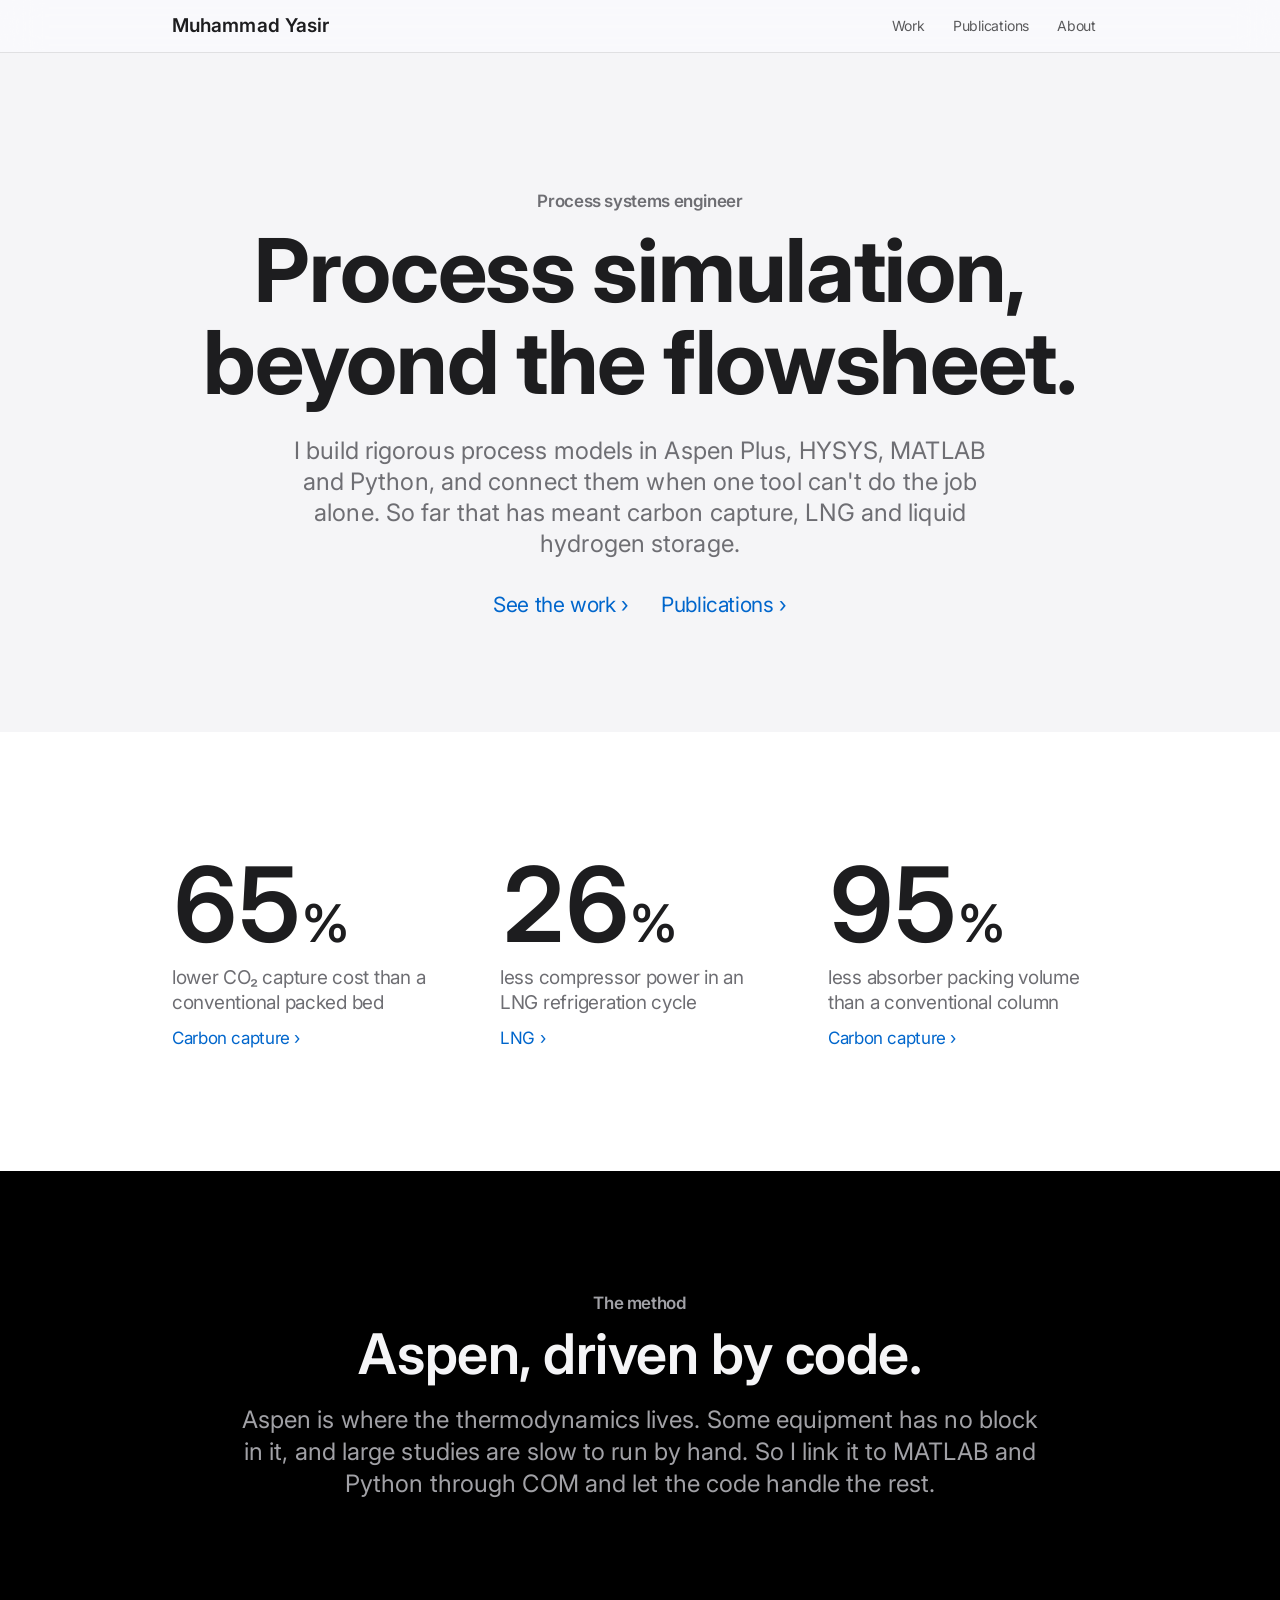
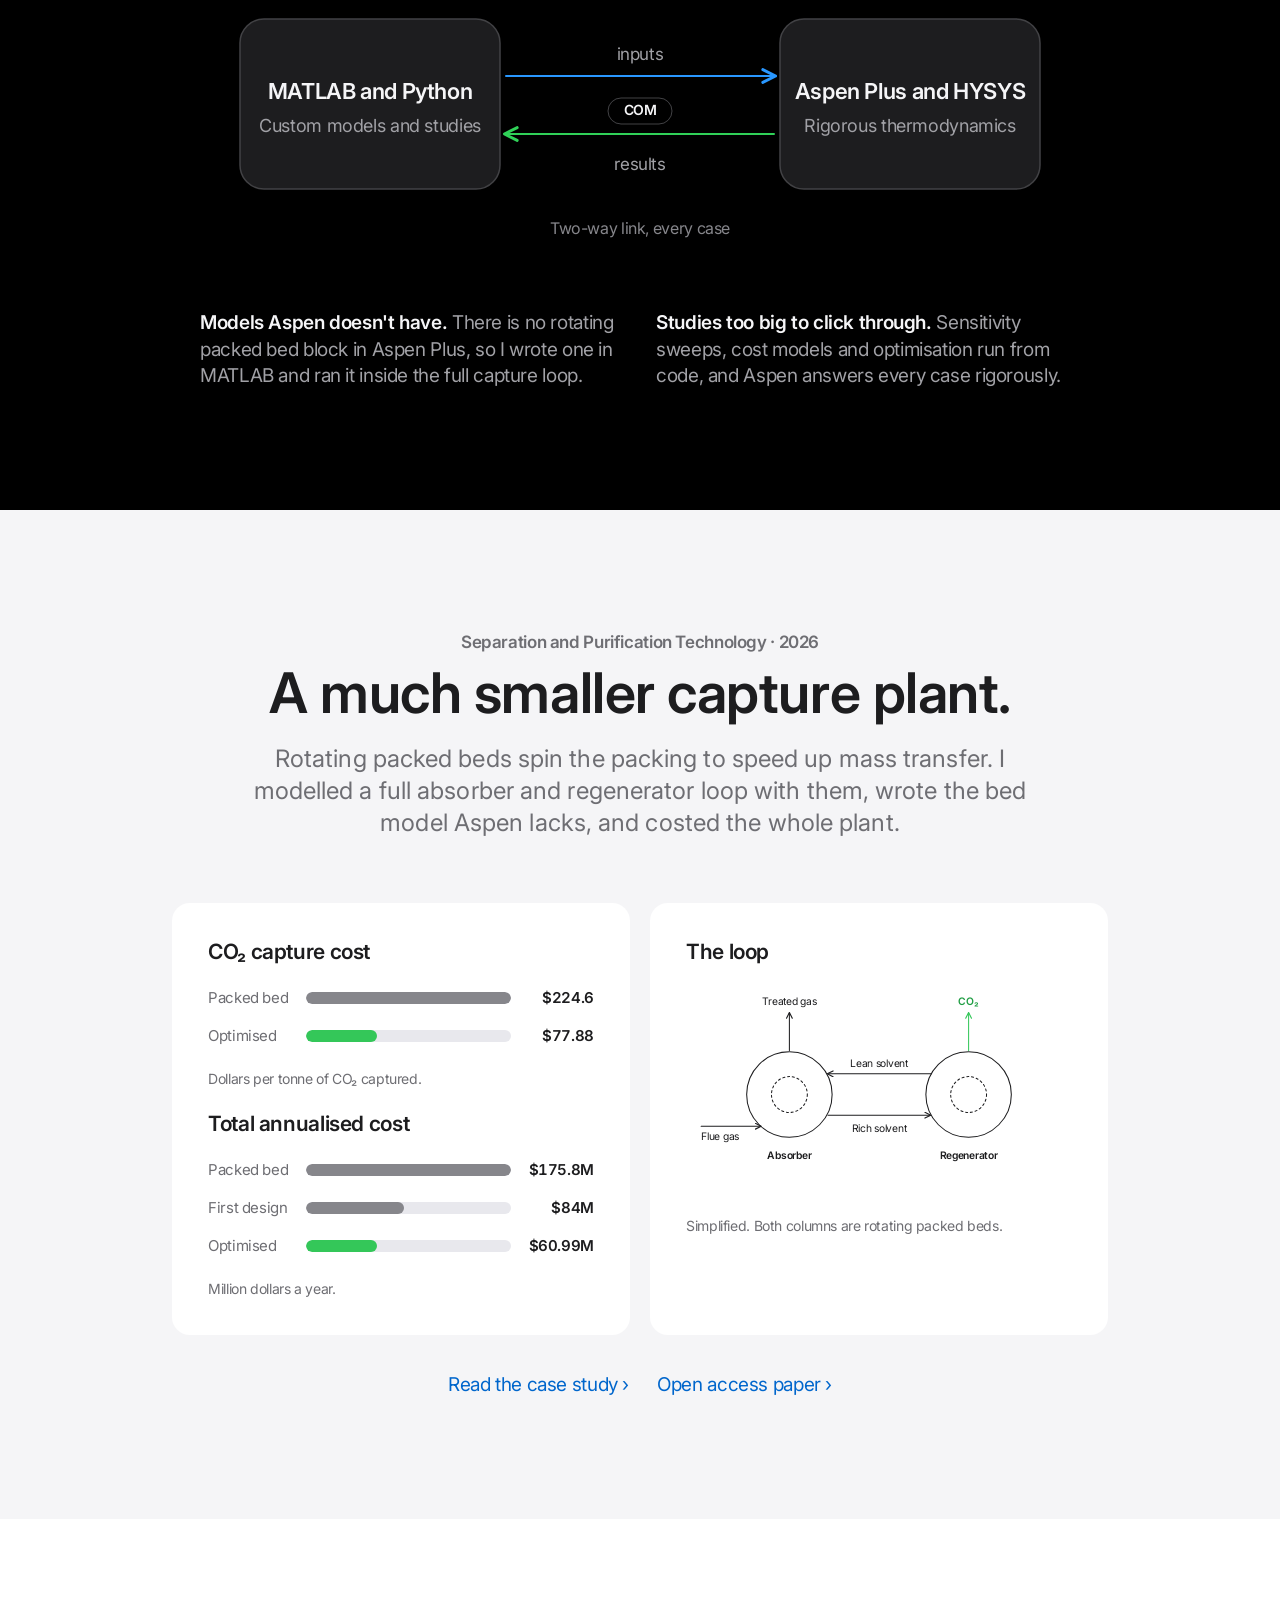
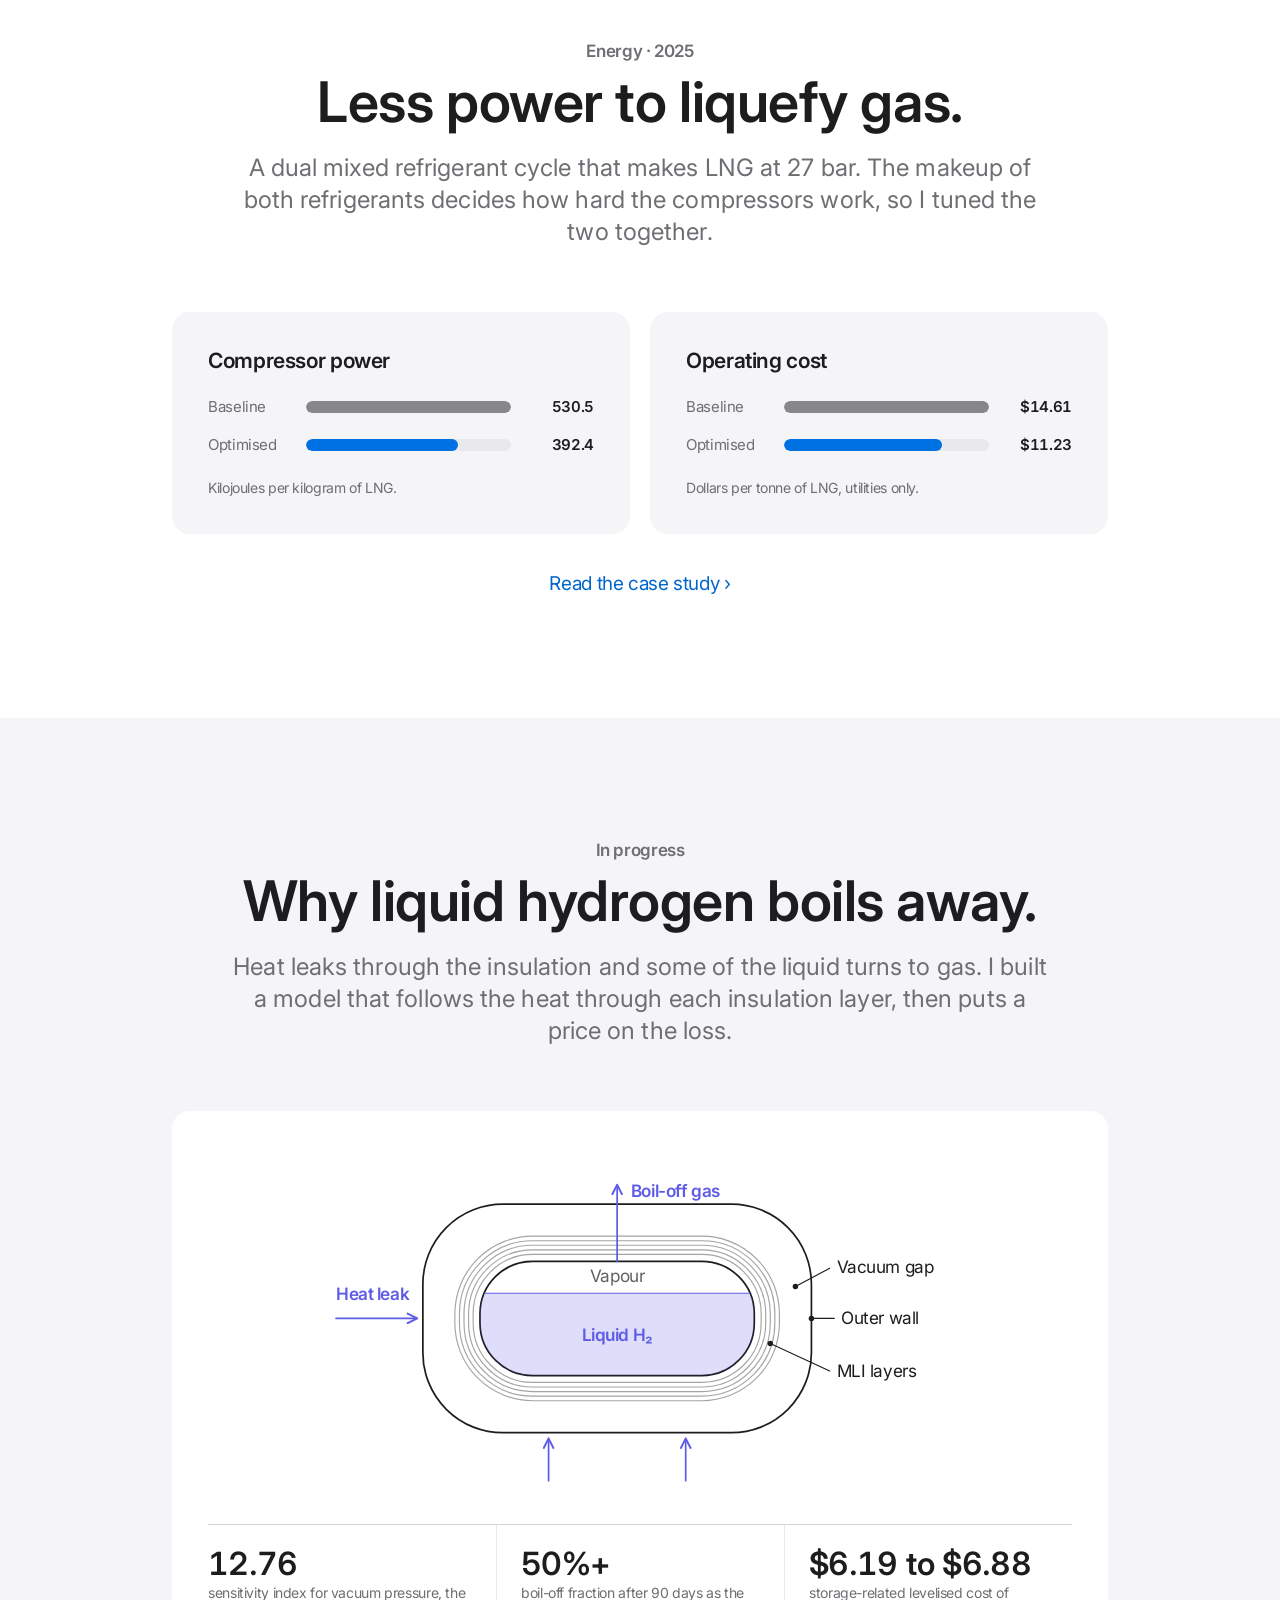
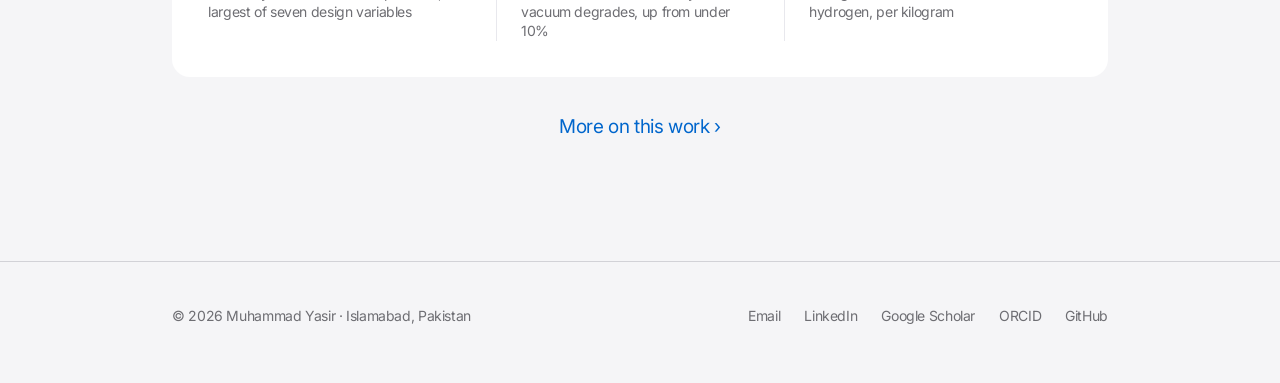
<file: index.html>
<!doctype html>
<html lang="en">
<head>
<meta charset="utf-8">
<meta name="viewport" content="width=device-width,initial-scale=1,viewport-fit=cover">
<title>Muhammad Yasir | Process systems engineer</title>
<meta name="description" content="Process systems engineer. Rigorous models in Aspen Plus, HYSYS, MATLAB and Python, connected through COM. Published work on carbon capture, LNG and liquid hydrogen storage.">
<link rel="canonical" href="https://yasirshehzad10.github.io/">
<link rel="icon" href="favicon.svg" type="image/svg+xml">
<meta property="og:type" content="website">
<meta property="og:title" content="Muhammad Yasir | Process systems engineer">
<meta property="og:description" content="Process simulation beyond the flowsheet. Published work on carbon capture, LNG and liquid hydrogen storage.">
<meta property="og:url" content="https://yasirshehzad10.github.io/">
<meta property="og:image" content="https://yasirshehzad10.github.io/assets/img/og/home.png">
<meta name="twitter:card" content="summary_large_image">
<link rel="preconnect" href="https://fonts.googleapis.com">
<link rel="preconnect" href="https://fonts.gstatic.com" crossorigin>
<link rel="stylesheet" href="https://fonts.googleapis.com/css2?family=Inter:opsz,wght@14..32,400..700&display=swap">
<link rel="stylesheet" href="assets/css/site.css">
<script type="application/ld+json">
{"@context":"https://schema.org","@type":"Person","name":"Muhammad Yasir","jobTitle":"Process systems engineer","url":"https://yasirshehzad10.github.io/","image":"https://yasirshehzad10.github.io/assets/img/about/yasir-800.webp","alumniOf":"NFC Institute of Engineering and Technology","sameAs":["https://www.linkedin.com/in/muhammadyasir-che","https://scholar.google.com/citations?user=EjWnAtcAAAAJ","https://orcid.org/0009-0003-7058-2050","https://github.com/yasirshehzad10"]}
</script>
</head>
<body>
<a class="skip" href="#main">Skip to content</a>
<header class="nav"><div class="nav-in">
  <a class="brand" href="./">Muhammad Yasir</a>
  <nav aria-label="Main"><a href="#work">Work</a><a href="publications/">Publications</a><a href="about/">About</a></nav>
</div></header>

<main id="main">

<section class="hero">
  <div class="wrap reveal">
    <p class="eyebrow">Process systems engineer</p>
    <h1>Process simulation,<br>beyond the flowsheet.</h1>
    <p class="sub">I build rigorous process models in Aspen Plus, HYSYS, MATLAB and Python, and connect them when one tool can't do the job alone. So far that has meant carbon capture, LNG and liquid hydrogen storage.</p>
    <p class="hero-links"><a class="chev-link" href="#work">See the work</a><a class="chev-link" href="publications/">Publications</a></p>
  </div>
</section>

<section class="sec sec--alt" aria-label="Headline results">
  <div class="wrap">
    <div class="figs reveal">
      <div class="fig"><b>65<small>%</small></b><span>lower CO₂ capture cost than a conventional packed bed</span><a class="chev-link" href="work/rpb-carbon-capture/">Carbon capture</a></div>
      <div class="fig"><b>26<small>%</small></b><span>less compressor power in an LNG refrigeration cycle</span><a class="chev-link" href="work/lng-dual-mixed-refrigerant/">LNG</a></div>
      <div class="fig"><b>95<small>%</small></b><span>less absorber packing volume than a conventional column</span><a class="chev-link" href="work/rpb-carbon-capture/">Carbon capture</a></div>
    </div>
  </div>
</section>

<section class="sec sec--dark" id="method" aria-labelledby="method-h">
  <div class="wrap center reveal">
    <p class="eyebrow">The method</p>
    <h2 class="h" id="method-h">Aspen, driven by code.</h2>
    <p class="lede">Aspen is where the thermodynamics lives. Some equipment has no block in it, and large studies are slow to run by hand. So I link it to MATLAB and Python through COM and let the code handle the rest.</p>

    <div class="method">
      <svg class="m-desk" viewBox="0 0 880 290" role="img" aria-labelledby="ml-t" font-family="-apple-system,BlinkMacSystemFont,'SF Pro Text',Inter,'Segoe UI',Helvetica,Arial,sans-serif">
        <title id="ml-t">MATLAB and Python send inputs to Aspen Plus and HYSYS through COM. Aspen sends rigorous results back.</title>
        <defs>
          <marker id="mb" viewBox="0 0 10 10" refX="8" refY="5" markerWidth="8" markerHeight="8" orient="auto"><path d="M1 1L9 5L1 9" fill="none" stroke="#2997ff" stroke-width="1.8" stroke-linecap="round" stroke-linejoin="round"/></marker>
          <marker id="mg" viewBox="0 0 10 10" refX="8" refY="5" markerWidth="8" markerHeight="8" orient="auto"><path d="M1 1L9 5L1 9" fill="none" stroke="#30d158" stroke-width="1.8" stroke-linecap="round" stroke-linejoin="round"/></marker>
        </defs>
        <rect x="40" y="55" width="260" height="170" rx="24" fill="#1d1d1f" stroke="#424245" stroke-width="1.5"/>
        <rect x="580" y="55" width="260" height="170" rx="24" fill="#1d1d1f" stroke="#424245" stroke-width="1.5"/>
        <g text-anchor="middle">
          <text x="170" y="135" font-size="22" font-weight="600" fill="#f5f5f7">MATLAB and Python</text>
          <text x="170" y="168" font-size="18" fill="#a1a1a6">Custom models and studies</text>
          <text x="710" y="135" font-size="22" font-weight="600" fill="#f5f5f7">Aspen Plus and HYSYS</text>
          <text x="710" y="168" font-size="18" fill="#a1a1a6">Rigorous thermodynamics</text>
          <text x="440" y="96" font-size="17" fill="#a1a1a6">inputs</text>
          <text x="440" y="206" font-size="17" fill="#a1a1a6">results</text>
          <text x="440" y="151" font-size="14" font-weight="600" fill="#f5f5f7">COM</text>
        </g>
        <path d="M306 112H574" fill="none" stroke="#2997ff" stroke-width="2" stroke-linecap="round" marker-end="url(#mb)"/>
        <path d="M574 170H306" fill="none" stroke="#30d158" stroke-width="2" stroke-linecap="round" marker-end="url(#mg)"/>
        <rect x="408" y="134" width="64" height="26" rx="13" fill="none" stroke="#424245"/>
        <text x="440" y="270" text-anchor="middle" font-size="16" fill="#86868b">Two-way link, every case</text>
      </svg>

      <svg class="m-mob" viewBox="0 0 360 500" role="img" aria-labelledby="ml-t2" font-family="-apple-system,BlinkMacSystemFont,'SF Pro Text',Inter,'Segoe UI',Helvetica,Arial,sans-serif">
        <title id="ml-t2">MATLAB and Python send inputs to Aspen Plus and HYSYS through COM. Aspen sends rigorous results back.</title>
        <rect x="30" y="10" width="300" height="110" rx="22" fill="#1d1d1f" stroke="#424245" stroke-width="1.5"/>
        <rect x="30" y="340" width="300" height="110" rx="22" fill="#1d1d1f" stroke="#424245" stroke-width="1.5"/>
        <g text-anchor="middle">
          <text x="180" y="59" font-size="22" font-weight="600" fill="#f5f5f7">MATLAB and Python</text>
          <text x="180" y="88" font-size="16" fill="#a1a1a6">Custom models and studies</text>
          <text x="180" y="389" font-size="22" font-weight="600" fill="#f5f5f7">Aspen Plus and HYSYS</text>
          <text x="180" y="418" font-size="16" fill="#a1a1a6">Rigorous thermodynamics</text>
          <text x="118" y="240" font-size="15" fill="#a1a1a6" text-anchor="end">inputs</text>
          <text x="242" y="240" font-size="15" fill="#a1a1a6" text-anchor="start">results</text>
          <text x="180" y="245" font-size="13" font-weight="600" fill="#f5f5f7">COM</text>
        </g>
        <path d="M130 126V334" fill="none" stroke="#2997ff" stroke-width="2" stroke-linecap="round" marker-end="url(#mb)"/>
        <path d="M230 334V126" fill="none" stroke="#30d158" stroke-width="2" stroke-linecap="round" marker-end="url(#mg)"/>
        <text x="180" y="485" text-anchor="middle" font-size="14" fill="#86868b">Two-way link, every case</text>
      </svg>
    </div>

    <div class="method-note" style="text-align:left">
      <p><b>Models Aspen doesn't have.</b> There is no rotating packed bed block in Aspen Plus, so I wrote one in MATLAB and ran it inside the full capture loop.</p>
      <p><b>Studies too big to click through.</b> Sensitivity sweeps, cost models and optimisation run from code, and Aspen answers every case rigorously.</p>
    </div>
  </div>
</section>

<section class="sec" id="work" aria-labelledby="rpb-h">
  <div class="wrap">
    <div class="center reveal">
      <p class="eyebrow">Separation and Purification Technology · 2026</p>
      <h2 class="h" id="rpb-h">A much smaller capture plant.</h2>
      <p class="lede">Rotating packed beds spin the packing to speed up mass transfer. I modelled a full absorber and regenerator loop with them, wrote the bed model Aspen lacks, and costed the whole plant.</p>
    </div>
    <div class="panels reveal">
      <div class="panel acc-green">
        <h3>CO₂ capture cost</h3>
        <div class="bars" role="img" aria-label="Capture cost fell from 224.6 dollars per tonne for a conventional packed bed to 77.88 for the optimised rotating packed bed">
          <div class="bar-row"><span class="bar-l">Packed bed</span><span class="bar-t"><i style="--w:100%"></i></span><span class="bar-v">$224.6</span></div>
          <div class="bar-row acc"><span class="bar-l">Optimised</span><span class="bar-t"><i style="--w:34.7%"></i></span><span class="bar-v">$77.88</span></div>
        </div>
        <p class="cap">Dollars per tonne of CO₂ captured.</p>
        <h3>Total annualised cost</h3>
        <div class="bars" role="img" aria-label="Total annualised cost fell from 175.8 million dollars a year for a packed bed, to 84 for the best parametric design, to 60.99 for the optimised design">
          <div class="bar-row"><span class="bar-l">Packed bed</span><span class="bar-t"><i style="--w:100%"></i></span><span class="bar-v">$175.8M</span></div>
          <div class="bar-row"><span class="bar-l">First design</span><span class="bar-t"><i style="--w:47.8%"></i></span><span class="bar-v">$84M</span></div>
          <div class="bar-row acc"><span class="bar-l">Optimised</span><span class="bar-t"><i style="--w:34.7%"></i></span><span class="bar-v">$60.99M</span></div>
        </div>
        <p class="cap">Million dollars a year.</p>
      </div>
      <div class="panel">
        <h3>The loop</h3>
        <svg viewBox="0 0 560 300" role="img" aria-labelledby="rpb-t" fill="none" stroke="currentColor" stroke-width="1.5" stroke-linecap="round" stroke-linejoin="round" font-family="inherit">
          <title id="rpb-t">Simplified flow diagram: flue gas enters a rotating packed bed absorber. Rich solvent goes to a rotating packed bed regenerator and lean solvent returns. CO2 leaves the regenerator.</title>
          <defs>
            <marker id="rk" viewBox="0 0 10 10" refX="8" refY="5" markerWidth="7" markerHeight="7" orient="auto"><path d="M1 1L9 5L1 9" stroke="currentColor" stroke-width="1.6"/></marker>
            <marker id="rg" viewBox="0 0 10 10" refX="8" refY="5" markerWidth="7" markerHeight="7" orient="auto"><path d="M1 1L9 5L1 9" stroke="#34c759" stroke-width="1.6"/></marker>
          </defs>
          <circle cx="150" cy="156" r="62"/><circle cx="150" cy="156" r="26" stroke-dasharray="3 4"/>
          <circle cx="410" cy="156" r="62"/><circle cx="410" cy="156" r="26" stroke-dasharray="3 4"/>
          <path d="M22 202H108" marker-end="url(#rk)"/>
          <path d="M150 92V38" marker-end="url(#rk)"/>
          <path d="M410 92V38" stroke="#34c759" marker-end="url(#rg)"/>
          <path d="M356 126H206" marker-end="url(#rk)"/>
          <path d="M206 186H354" marker-end="url(#rk)"/>
          <g stroke="none" fill="currentColor" font-size="15">
            <text x="22" y="222">Flue gas</text>
            <text x="150" y="26" text-anchor="middle">Treated gas</text>
            <text x="410" y="26" text-anchor="middle" fill="#1f9d43" font-weight="600">CO₂</text>
            <text x="280" y="116" text-anchor="middle">Lean solvent</text>
            <text x="280" y="210" text-anchor="middle">Rich solvent</text>
            <text x="150" y="250" text-anchor="middle" font-weight="600">Absorber</text>
            <text x="410" y="250" text-anchor="middle" font-weight="600">Regenerator</text>
          </g>
        </svg>
        <p class="cap">Simplified. Both columns are rotating packed beds.</p>
      </div>
    </div>
    <p class="cta reveal"><a class="chev-link" href="work/rpb-carbon-capture/">Read the case study</a><a class="chev-link" href="https://doi.org/10.1016/j.seppur.2025.136584" rel="noopener">Open access paper</a></p>
  </div>
</section>

<section class="sec sec--alt" aria-labelledby="lng-h">
  <div class="wrap">
    <div class="center reveal">
      <p class="eyebrow">Energy · 2025</p>
      <h2 class="h" id="lng-h">Less power to liquefy gas.</h2>
      <p class="lede">A dual mixed refrigerant cycle that makes LNG at 27 bar. The makeup of both refrigerants decides how hard the compressors work, so I tuned the two together.</p>
    </div>
    <div class="panels reveal">
      <div class="panel acc-blue">
        <h3>Compressor power</h3>
        <div class="bars" role="img" aria-label="Compressor power fell from 530.5 to 392.4 kilojoules per kilogram of LNG">
          <div class="bar-row"><span class="bar-l">Baseline</span><span class="bar-t"><i style="--w:100%"></i></span><span class="bar-v">530.5</span></div>
          <div class="bar-row acc"><span class="bar-l">Optimised</span><span class="bar-t"><i style="--w:74%"></i></span><span class="bar-v">392.4</span></div>
        </div>
        <p class="cap">Kilojoules per kilogram of LNG.</p>
      </div>
      <div class="panel acc-blue">
        <h3>Operating cost</h3>
        <div class="bars" role="img" aria-label="Utility operating cost fell from 14.61 to 11.23 dollars per tonne of LNG">
          <div class="bar-row"><span class="bar-l">Baseline</span><span class="bar-t"><i style="--w:100%"></i></span><span class="bar-v">$14.61</span></div>
          <div class="bar-row acc"><span class="bar-l">Optimised</span><span class="bar-t"><i style="--w:76.9%"></i></span><span class="bar-v">$11.23</span></div>
        </div>
        <p class="cap">Dollars per tonne of LNG, utilities only.</p>
      </div>
    </div>
    <p class="cta reveal"><a class="chev-link" href="work/lng-dual-mixed-refrigerant/">Read the case study</a></p>
  </div>
</section>

<section class="sec" aria-labelledby="now-h">
  <div class="wrap">
    <div class="center reveal">
      <p class="eyebrow">In progress</p>
      <h2 class="h" id="now-h">Why liquid hydrogen boils away.</h2>
      <p class="lede">Heat leaks through the insulation and some of the liquid turns to gas. I built a model that follows the heat through each insulation layer, then puts a price on the loss.</p>
    </div>
    <div class="panels reveal" style="grid-template-columns:1fr">
      <div class="panel acc-indigo">
        <svg viewBox="0 0 560 300" role="img" aria-labelledby="lh-t" fill="none" stroke="currentColor" stroke-width="1.5" stroke-linecap="round" stroke-linejoin="round" font-family="inherit" style="max-width:640px;margin-inline:auto">
          <title id="lh-t">Cross-section of a liquid hydrogen tank: an outer wall, a vacuum gap, layers of multilayer insulation around an inner tank holding liquid hydrogen and vapour. Heat leaks in from outside and boil-off gas leaves at the top.</title>
          <defs>
            <clipPath id="lh-clip"><rect x="140" y="100" width="240" height="100" rx="46"/></clipPath>
            <marker id="lk" viewBox="0 0 10 10" refX="8" refY="5" markerWidth="7" markerHeight="7" orient="auto"><path d="M1 1L9 5L1 9" stroke="#5e5ce6" stroke-width="1.6"/></marker>
          </defs>
          <rect x="90" y="50" width="340" height="200" rx="70"/>
          <g stroke-width="1" opacity=".4">
            <rect x="134" y="94" width="252" height="112" rx="52"/>
            <rect x="130" y="90" width="260" height="120" rx="56"/>
            <rect x="126" y="86" width="268" height="128" rx="60"/>
            <rect x="122" y="82" width="276" height="136" rx="64"/>
            <rect x="118" y="78" width="284" height="144" rx="68"/>
          </g>
          <rect x="140" y="100" width="240" height="100" rx="46"/>
          <g clip-path="url(#lh-clip)"><rect x="140" y="128" width="240" height="72" fill="#5e5ce6" fill-opacity=".2" stroke="none"/></g>
          <path d="M140 128H380" stroke="#5e5ce6" stroke-width="1" clip-path="url(#lh-clip)"/>
          <path d="M260 100V34" stroke="#5e5ce6" marker-end="url(#lk)"/>
          <path d="M14 150H84" stroke="#5e5ce6" marker-end="url(#lk)"/>
          <path d="M200 292V256" stroke="#5e5ce6" marker-end="url(#lk)"/>
          <path d="M320 292V256" stroke="#5e5ce6" marker-end="url(#lk)"/>
          <g stroke-width="1"><path d="M430 150H450"/><path d="M416 122L446 106"/><path d="M394 172L446 196"/></g>
          <g fill="currentColor" stroke="none"><circle cx="430" cy="150" r="2.4"/><circle cx="416" cy="122" r="2.4"/><circle cx="394" cy="172" r="2.4"/></g>
          <g stroke="none" fill="currentColor" font-size="15">
            <text x="272" y="44" fill="#5e5ce6" font-weight="600">Boil-off gas</text>
            <text x="14" y="134" fill="#5e5ce6" font-weight="600">Heat leak</text>
            <text x="260" y="170" text-anchor="middle" fill="#5e5ce6" font-weight="600">Liquid H₂</text>
            <text x="260" y="118" text-anchor="middle" opacity=".7">Vapour</text>
            <text x="456" y="155">Outer wall</text>
            <text x="452" y="110">Vacuum gap</text>
            <text x="452" y="201">MLI layers</text>
          </g>
        </svg>
        <div class="stats">
          <div class="stat"><b>12.76</b><span>sensitivity index for vacuum pressure, the largest of seven design variables</span></div>
          <div class="stat"><b>50%+</b><span>boil-off fraction after 90 days as the vacuum degrades, up from under 10%</span></div>
          <div class="stat"><b>$6.19 to $6.88</b><span>storage-related levelised cost of hydrogen, per kilogram</span></div>
        </div>
      </div>
    </div>
    <p class="cta reveal"><a class="chev-link" href="work/lh2-boil-off/">More on this work</a></p>
  </div>
</section>

</main>

<footer class="foot"><div class="foot-in">
  <span>© 2026 Muhammad Yasir · Islamabad, Pakistan</span>
  <ul>
    <li><a href="#" data-u="yasirshehzad0" data-d="gmail.com">Email</a></li>
    <li><a href="https://www.linkedin.com/in/muhammadyasir-che" rel="noopener">LinkedIn</a></li>
    <li><a href="https://scholar.google.com/citations?user=EjWnAtcAAAAJ" rel="noopener">Google Scholar</a></li>
    <li><a href="https://orcid.org/0009-0003-7058-2050" rel="noopener">ORCID</a></li>
    <li><a href="https://github.com/yasirshehzad10" rel="noopener">GitHub</a></li>
  </ul>
</div></footer>
<script src="assets/js/site.js" defer></script>
</body>
</html>
</file>
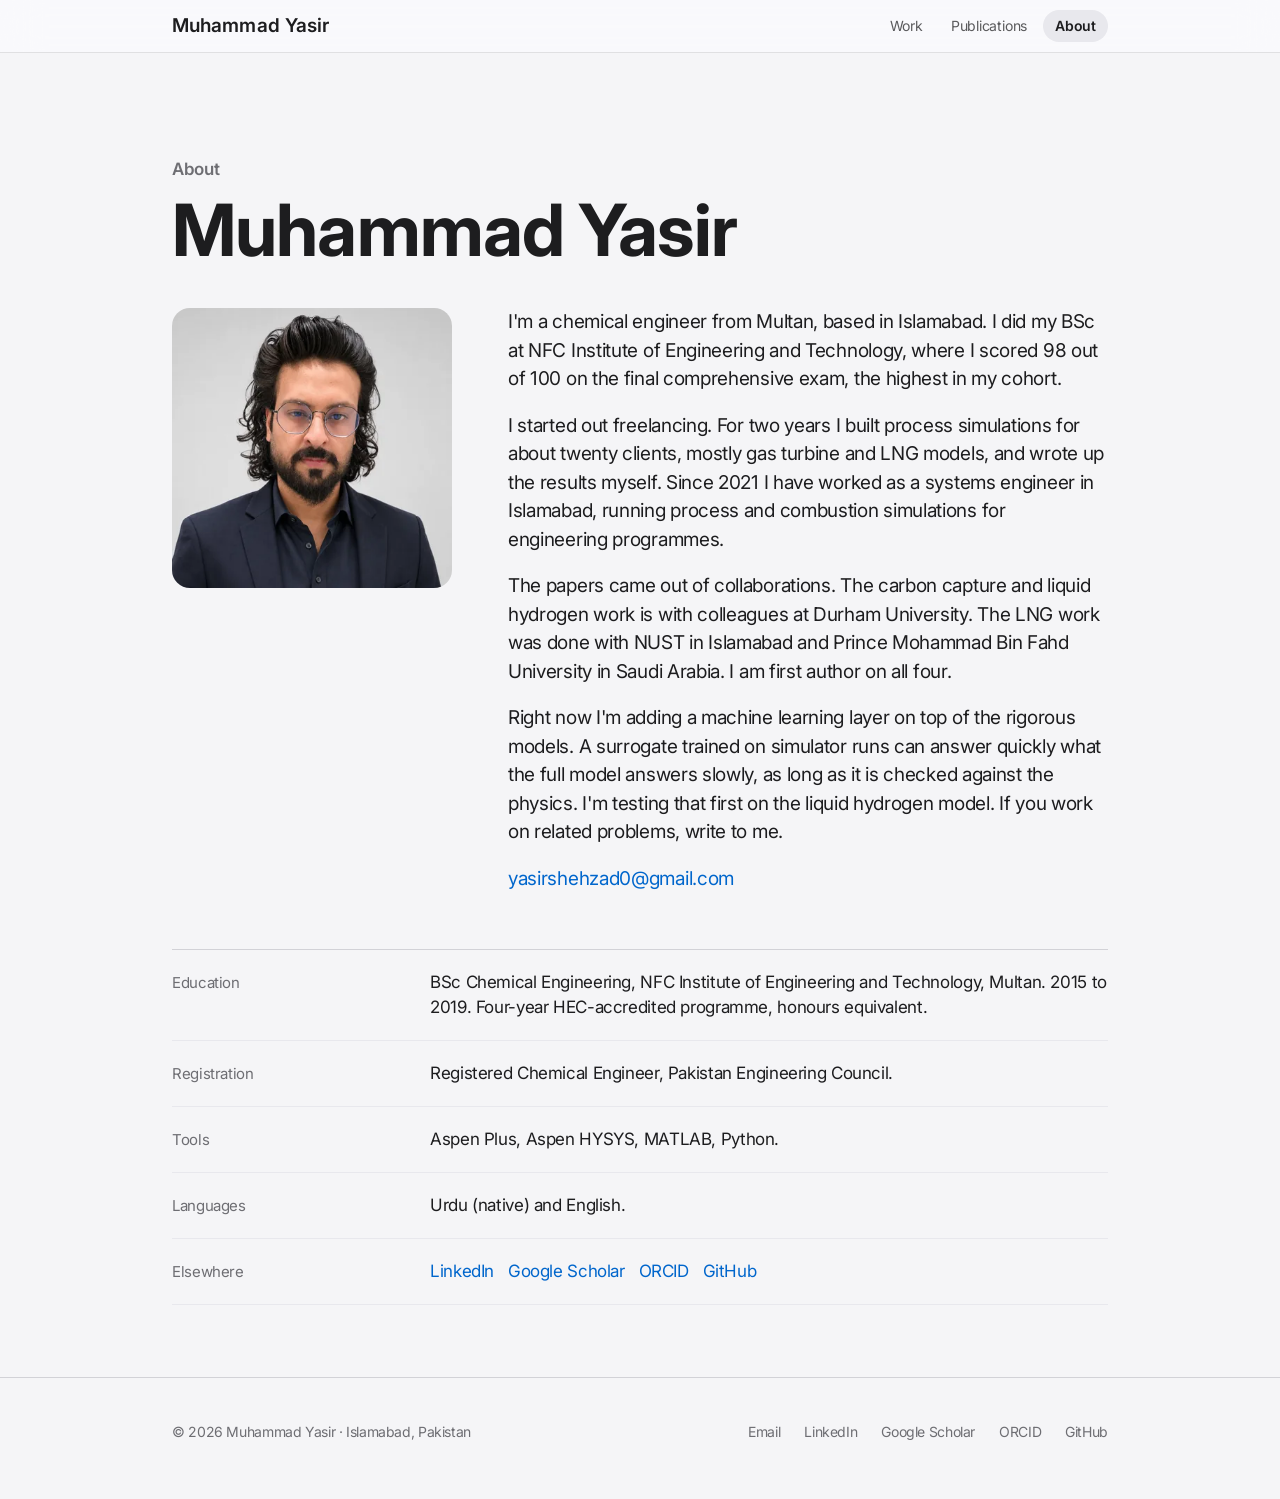
<file: about/index.html>
<!doctype html>
<html lang="en">
<head>
<meta charset="utf-8">
<meta name="viewport" content="width=device-width,initial-scale=1,viewport-fit=cover">
<title>About | Muhammad Yasir</title>
<meta name="description" content="Chemical engineer from Multan, based in Islamabad. Process simulation and optimisation, with a machine learning layer on top.">
<link rel="canonical" href="https://yasirshehzad10.github.io/about/">
<link rel="icon" href="../favicon.svg" type="image/svg+xml">
<meta property="og:type" content="website">
<meta property="og:title" content="About | Muhammad Yasir">
<meta property="og:description" content="Chemical engineer from Multan, based in Islamabad. Process simulation and optimisation, with a machine learning layer on top.">
<meta property="og:url" content="https://yasirshehzad10.github.io/about/">
<meta property="og:image" content="https://yasirshehzad10.github.io/assets/img/og/home.png">
<meta name="twitter:card" content="summary_large_image">
<link rel="preconnect" href="https://fonts.googleapis.com">
<link rel="preconnect" href="https://fonts.gstatic.com" crossorigin>
<link rel="stylesheet" href="https://fonts.googleapis.com/css2?family=Inter:opsz,wght@14..32,400..700&display=swap">
<link rel="stylesheet" href="../assets/css/site.css">
</head>
<body>
<a class="skip" href="#main">Skip to content</a>
<header class="nav"><div class="nav-in">
  <a class="brand" href="../">Muhammad Yasir</a>
  <nav aria-label="Main"><a href="../#work">Work</a><a href="../publications/">Publications</a><a href="../about/" aria-current="page">About</a></nav>
</div></header>
<main id="main">
<section class="case-hero"><div class="wrap reveal">
<p class="eyebrow">About</p>
<h1>Muhammad Yasir</h1>
<div class="about">
<img src="../assets/img/about/yasir-800.webp" srcset="../assets/img/about/yasir-400.webp 400w, ../assets/img/about/yasir-800.webp 800w" sizes="(max-width: 733px) 280px, 280px" width="800" height="800" alt="Portrait of Muhammad Yasir" fetchpriority="high">
<div class="prose">
<p>I'm a chemical engineer from Multan, based in Islamabad. I did my BSc at NFC Institute of Engineering and Technology, where I scored 98 out of 100 on the final comprehensive exam, the highest in my cohort.</p>
<p>I started out freelancing. For two years I built process simulations for about twenty clients, mostly gas turbine and LNG models, and wrote up the results myself. Since 2021 I have worked as a systems engineer in Islamabad, running process and combustion simulations for engineering programmes.</p>
<p>The papers came out of collaborations. The carbon capture and liquid hydrogen work is with colleagues at Durham University. The LNG work was done with NUST in Islamabad and Prince Mohammad Bin Fahd University in Saudi Arabia. I am first author on all four.</p>
<p>Right now I'm adding a machine learning layer on top of the rigorous models. A surrogate trained on simulator runs can answer quickly what the full model answers slowly, as long as it is checked against the physics. I'm testing that first on the liquid hydrogen model. If you work on related problems, write to me.</p>
<p><a href="#" data-u="yasirshehzad0" data-d="gmail.com" data-show>Email</a></p>
</div>
</div>
<dl class="specs">
<div class="spec"><dt>Education</dt><dd>BSc Chemical Engineering, NFC Institute of Engineering and Technology, Multan. 2015 to 2019. Four-year HEC-accredited programme, honours equivalent.</dd></div>
<div class="spec"><dt>Registration</dt><dd>Registered Chemical Engineer, Pakistan Engineering Council.</dd></div>
<div class="spec"><dt>Tools</dt><dd>Aspen Plus, Aspen HYSYS, MATLAB, Python.</dd></div>
<div class="spec"><dt>Languages</dt><dd>Urdu (native) and English.</dd></div>
<div class="spec"><dt>Elsewhere</dt><dd><a href="https://www.linkedin.com/in/muhammadyasir-che" rel="noopener">LinkedIn</a> &nbsp; <a href="https://scholar.google.com/citations?user=EjWnAtcAAAAJ" rel="noopener">Google Scholar</a> &nbsp; <a href="https://orcid.org/0009-0003-7058-2050" rel="noopener">ORCID</a> &nbsp; <a href="https://github.com/yasirshehzad10" rel="noopener">GitHub</a></dd></div>
</dl>
</div></section>
</main>
<footer class="foot"><div class="foot-in">
  <span>© 2026 Muhammad Yasir · Islamabad, Pakistan</span>
  <ul>
    <li><a href="#" data-u="yasirshehzad0" data-d="gmail.com">Email</a></li>
    <li><a href="https://www.linkedin.com/in/muhammadyasir-che" rel="noopener">LinkedIn</a></li>
    <li><a href="https://scholar.google.com/citations?user=EjWnAtcAAAAJ" rel="noopener">Google Scholar</a></li>
    <li><a href="https://orcid.org/0009-0003-7058-2050" rel="noopener">ORCID</a></li>
    <li><a href="https://github.com/yasirshehzad10" rel="noopener">GitHub</a></li>
  </ul>
</div></footer>
<script src="../assets/js/site.js" defer></script>
</body>
</html>
</file>
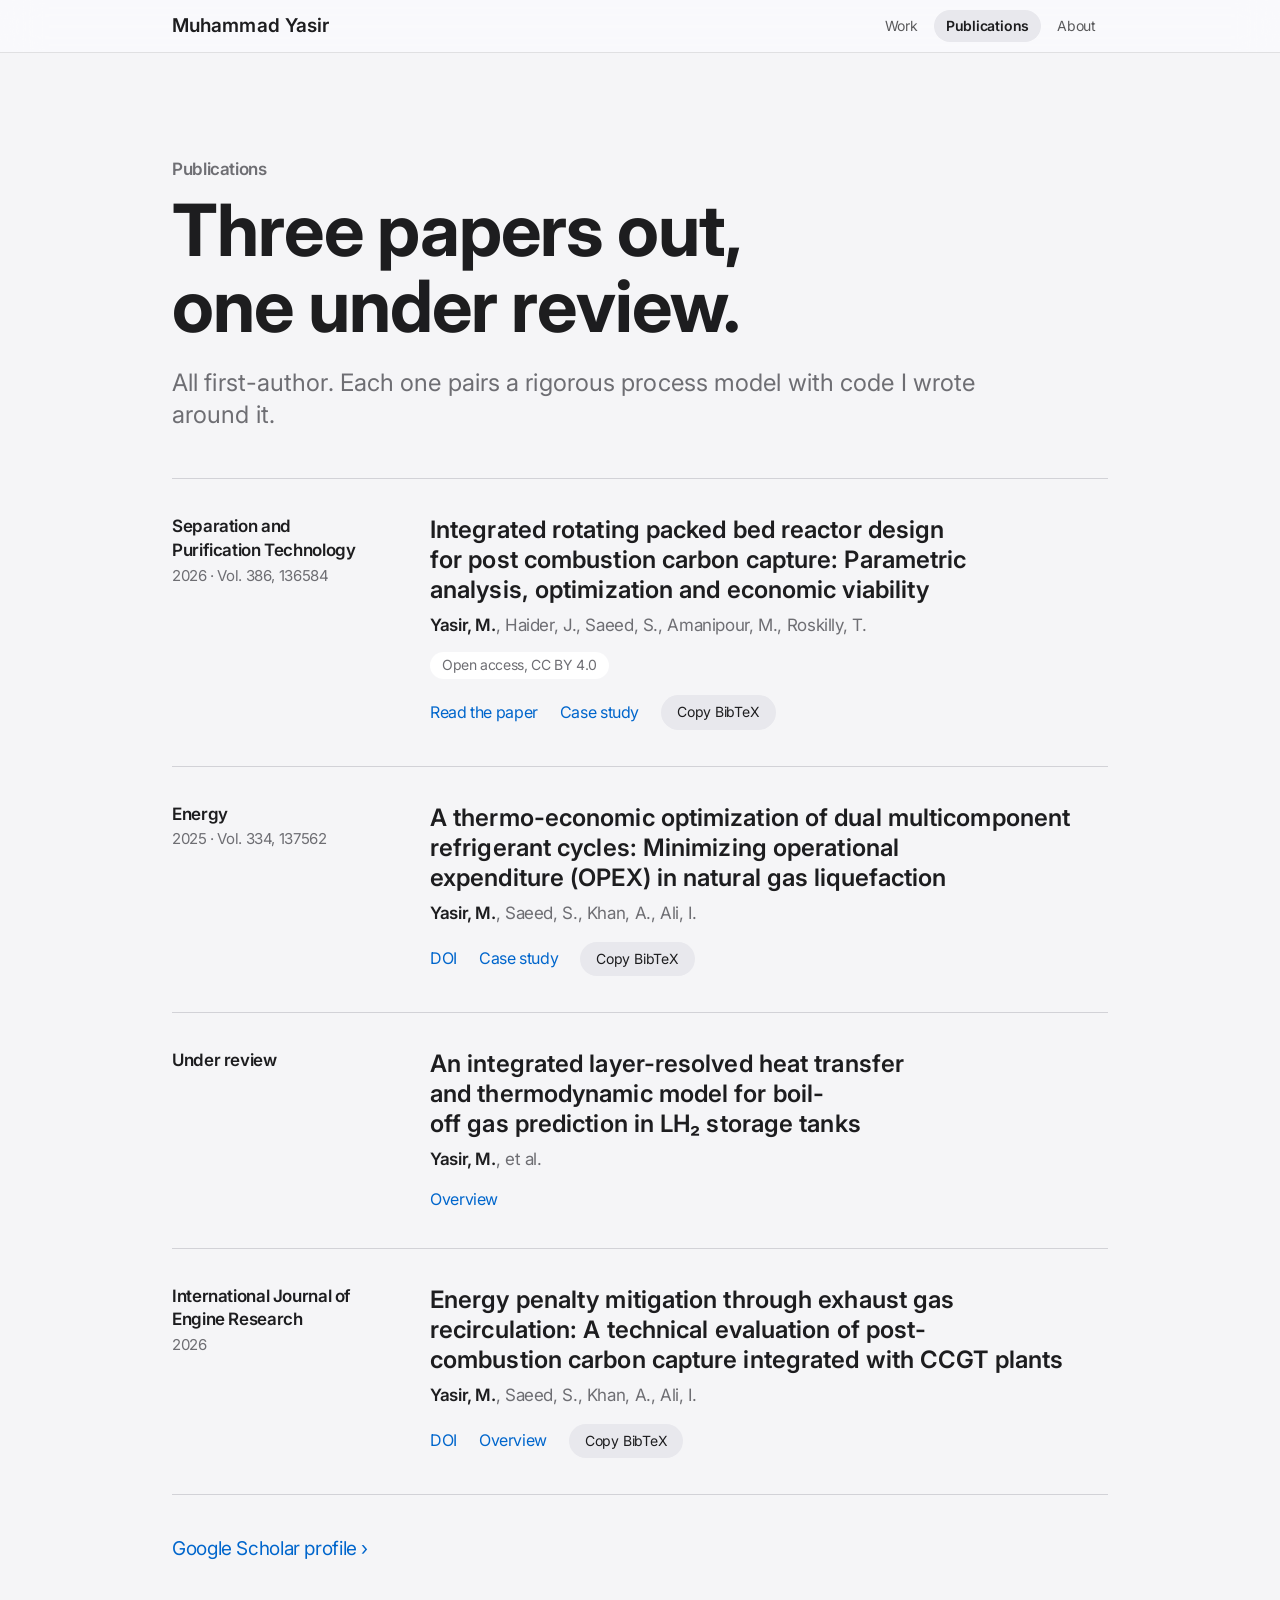
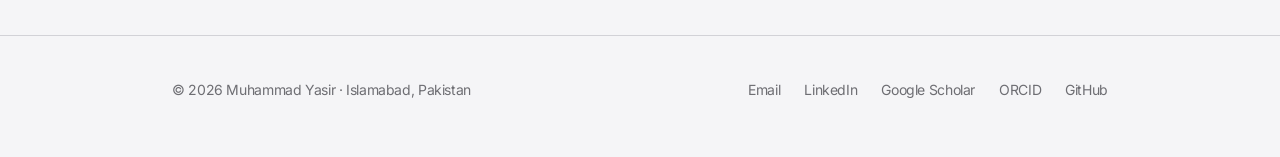
<file: publications/index.html>
<!doctype html>
<html lang="en">
<head>
<meta charset="utf-8">
<meta name="viewport" content="width=device-width,initial-scale=1,viewport-fit=cover">
<title>Publications | Muhammad Yasir</title>
<meta name="description" content="Journal papers on carbon capture, LNG liquefaction and liquid hydrogen storage, with DOIs and BibTeX.">
<link rel="canonical" href="https://yasirshehzad10.github.io/publications/">
<link rel="icon" href="../favicon.svg" type="image/svg+xml">
<meta property="og:type" content="website">
<meta property="og:title" content="Publications | Muhammad Yasir">
<meta property="og:description" content="Journal papers on carbon capture, LNG liquefaction and liquid hydrogen storage, with DOIs and BibTeX.">
<meta property="og:url" content="https://yasirshehzad10.github.io/publications/">
<meta property="og:image" content="https://yasirshehzad10.github.io/assets/img/og/home.png">
<meta name="twitter:card" content="summary_large_image">
<link rel="preconnect" href="https://fonts.googleapis.com">
<link rel="preconnect" href="https://fonts.gstatic.com" crossorigin>
<link rel="stylesheet" href="https://fonts.googleapis.com/css2?family=Inter:opsz,wght@14..32,400..700&display=swap">
<link rel="stylesheet" href="../assets/css/site.css">
</head>
<body>
<a class="skip" href="#main">Skip to content</a>
<header class="nav"><div class="nav-in">
  <a class="brand" href="../">Muhammad Yasir</a>
  <nav aria-label="Main"><a href="../#work">Work</a><a href="../publications/" aria-current="page">Publications</a><a href="../about/">About</a></nav>
</div></header>
<main id="main">
<section class="case-hero"><div class="wrap reveal">
<p class="eyebrow">Publications</p>
<h1>Three papers out, one under review.</h1>
<p class="lede">All first-author. Each one pairs a rigorous process model with code I wrote around it.</p>
<div class="pub-list">
<article class="pub reveal"><div class="k"><b>Separation and Purification Technology</b>2026 · Vol. 386, 136584</div><div><h2><a href="../work/rpb-carbon-capture/" style="color:inherit">Integrated rotating packed bed reactor design for post combustion carbon capture: Parametric analysis, optimization and economic viability</a></h2><p class="au"><b>Yasir, M.</b>, Haider, J., Saeed, S., Amanipour, M., Roskilly, T.</p><span class="tag">Open access, CC BY 4.0</span><div class="ft"><a href="https://doi.org/10.1016/j.seppur.2025.136584" rel="noopener">Read the paper</a><a href="../work/rpb-carbon-capture/">Case study</a><button type="button" class="btn" data-bibtex="pb-rpb">Copy BibTeX</button></div><script type="text/plain" id="pb-rpb">@article{yasir2026rpb,
  author  = {Yasir, Muhammad and Haider, Junaid and Saeed, Saad and Amanipour, Mahdi and Roskilly, Tony},
  title   = {Integrated rotating packed bed reactor design for post combustion carbon capture: Parametric analysis, optimization and economic viability},
  journal = {Separation and Purification Technology},
  volume  = {386},
  pages   = {136584},
  year    = {2026},
  doi     = {10.1016/j.seppur.2025.136584}
}</script></div></article>
<article class="pub reveal"><div class="k"><b>Energy</b>2025 · Vol. 334, 137562</div><div><h2><a href="../work/lng-dual-mixed-refrigerant/" style="color:inherit">A thermo-economic optimization of dual multicomponent refrigerant cycles: Minimizing operational expenditure (OPEX) in natural gas liquefaction</a></h2><p class="au"><b>Yasir, M.</b>, Saeed, S., Khan, A., Ali, I.</p><div class="ft"><a href="https://doi.org/10.1016/j.energy.2025.137562" rel="noopener">DOI</a><a href="../work/lng-dual-mixed-refrigerant/">Case study</a><button type="button" class="btn" data-bibtex="pb-lng">Copy BibTeX</button></div><script type="text/plain" id="pb-lng">@article{yasir2025lng,
  author  = {Yasir, Muhammad and Saeed, Saad and Khan, Arslan and Ali, Imtiaz},
  title   = {A thermo-economic optimization of dual multicomponent refrigerant cycles: Minimizing operational expenditure (OPEX) in natural gas liquefaction},
  journal = {Energy},
  volume  = {334},
  pages   = {137562},
  year    = {2025},
  doi     = {10.1016/j.energy.2025.137562}
}</script></div></article>
<article class="pub reveal"><div class="k"><b>Under review</b></div><div><h2><a href="../work/lh2-boil-off/" style="color:inherit">An integrated layer-resolved heat transfer and thermodynamic model for boil-off gas prediction in LH₂ storage tanks</a></h2><p class="au"><b>Yasir, M.</b>, et al.</p><div class="ft"><a href="../work/lh2-boil-off/">Overview</a></div></div></article>
<article class="pub reveal"><div class="k"><b>International Journal of Engine Research</b>2026</div><div><h2><a href="../work/ccgt-egr/" style="color:inherit">Energy penalty mitigation through exhaust gas recirculation: A technical evaluation of post-combustion carbon capture integrated with CCGT plants</a></h2><p class="au"><b>Yasir, M.</b>, Saeed, S., Khan, A., Ali, I.</p><div class="ft"><a href="https://doi.org/10.1177/14680874251415355" rel="noopener">DOI</a><a href="../work/ccgt-egr/">Overview</a><button type="button" class="btn" data-bibtex="pb-ccgt">Copy BibTeX</button></div><script type="text/plain" id="pb-ccgt">@article{yasir2026ccgt,
  author  = {Yasir, Muhammad and Saeed, Saad and Khan, Arslan and Ali, Imtiaz},
  title   = {Energy penalty mitigation through exhaust gas recirculation: A technical evaluation of post-combustion carbon capture integrated with CCGT plants},
  journal = {International Journal of Engine Research},
  year    = {2026},
  doi     = {10.1177/14680874251415355}
}</script></div></article>
</div>
<p class="pubs-foot"><a class="chev-link" href="https://scholar.google.com/citations?user=EjWnAtcAAAAJ" rel="noopener">Google Scholar profile</a></p>
</div></section>
</main>
<footer class="foot"><div class="foot-in">
  <span>© 2026 Muhammad Yasir · Islamabad, Pakistan</span>
  <ul>
    <li><a href="#" data-u="yasirshehzad0" data-d="gmail.com">Email</a></li>
    <li><a href="https://www.linkedin.com/in/muhammadyasir-che" rel="noopener">LinkedIn</a></li>
    <li><a href="https://scholar.google.com/citations?user=EjWnAtcAAAAJ" rel="noopener">Google Scholar</a></li>
    <li><a href="https://orcid.org/0009-0003-7058-2050" rel="noopener">ORCID</a></li>
    <li><a href="https://github.com/yasirshehzad10" rel="noopener">GitHub</a></li>
  </ul>
</div></footer>
<script src="../assets/js/site.js" defer></script>
</body>
</html>
</file>
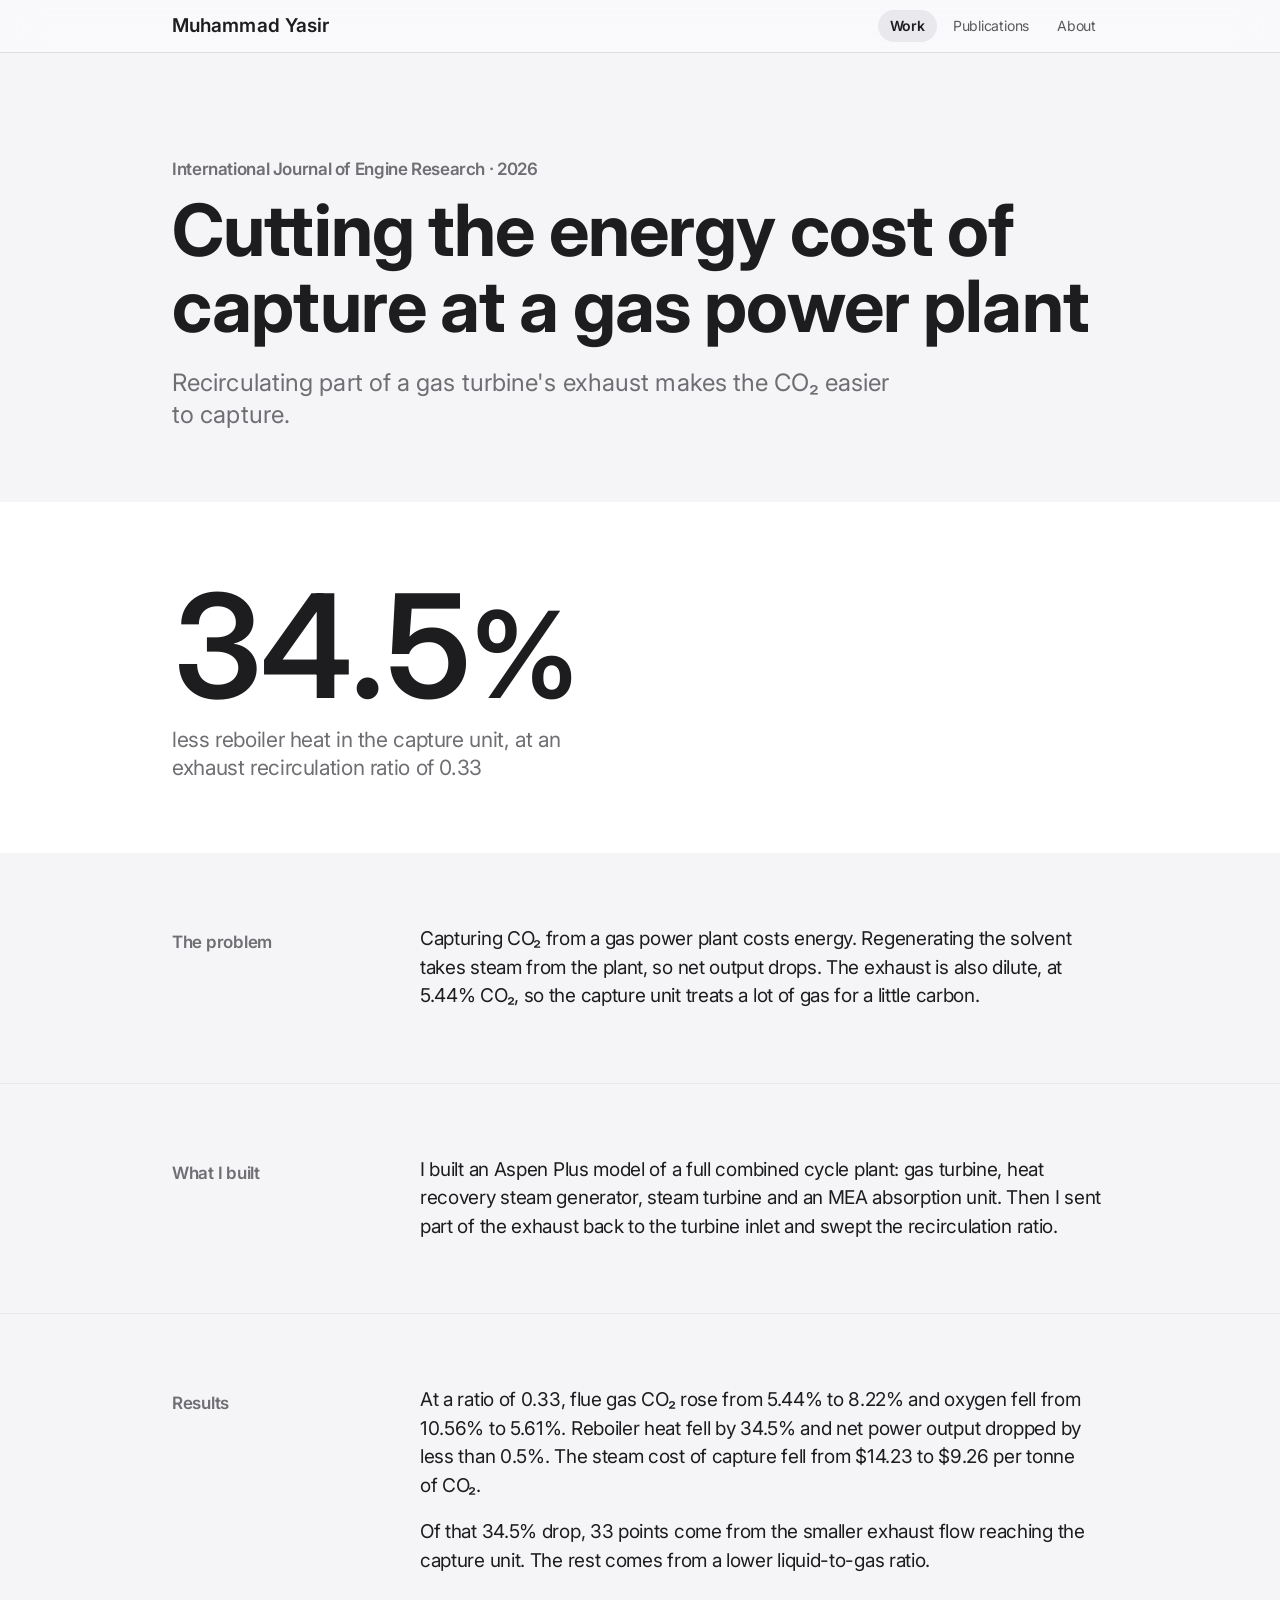
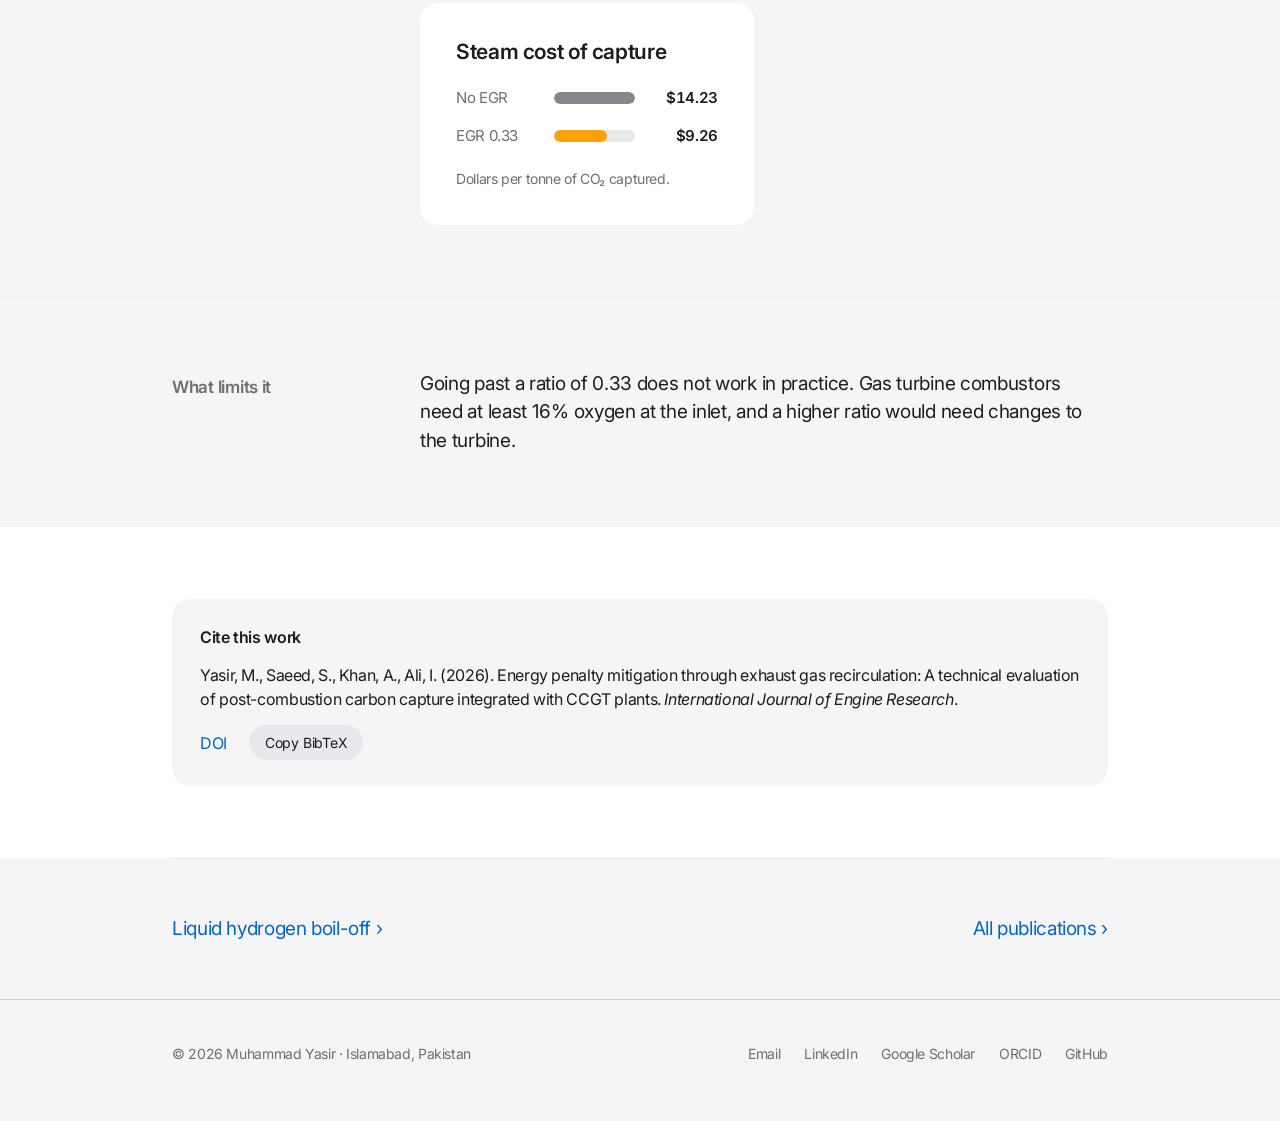
<file: work/ccgt-egr/index.html>
<!doctype html>
<html lang="en">
<head>
<meta charset="utf-8">
<meta name="viewport" content="width=device-width,initial-scale=1,viewport-fit=cover">
<title>Exhaust gas recirculation with carbon capture | Muhammad Yasir</title>
<meta name="description" content="Exhaust gas recirculation on a combined cycle gas turbine plant with post-combustion capture. Reboiler heat fell 34.5% at a recirculation ratio of 0.33.">
<link rel="canonical" href="https://yasirshehzad10.github.io/work/ccgt-egr/">
<link rel="icon" href="../../favicon.svg" type="image/svg+xml">
<meta property="og:type" content="website">
<meta property="og:title" content="Exhaust gas recirculation with carbon capture | Muhammad Yasir">
<meta property="og:description" content="Exhaust gas recirculation on a combined cycle gas turbine plant with post-combustion capture. Reboiler heat fell 34.5% at a recirculation ratio of 0.33.">
<meta property="og:url" content="https://yasirshehzad10.github.io/work/ccgt-egr/">
<meta property="og:image" content="https://yasirshehzad10.github.io/assets/img/og/home.png">
<meta name="twitter:card" content="summary_large_image">
<meta name="citation_title" content="Energy penalty mitigation through exhaust gas recirculation: A technical evaluation of post-combustion carbon capture integrated with CCGT plants">
<meta name="citation_author" content="Yasir, Muhammad">
<meta name="citation_author" content="Saeed, Saad">
<meta name="citation_author" content="Khan, Arslan">
<meta name="citation_author" content="Ali, Imtiaz">
<meta name="citation_journal_title" content="International Journal of Engine Research">
<meta name="citation_publication_date" content="2026/01/01">
<meta name="citation_doi" content="10.1177/14680874251415355">
<link rel="preconnect" href="https://fonts.googleapis.com">
<link rel="preconnect" href="https://fonts.gstatic.com" crossorigin>
<link rel="stylesheet" href="https://fonts.googleapis.com/css2?family=Inter:opsz,wght@14..32,400..700&display=swap">
<link rel="stylesheet" href="../../assets/css/site.css">
</head>
<body>
<a class="skip" href="#main">Skip to content</a>
<header class="nav"><div class="nav-in">
  <a class="brand" href="../../">Muhammad Yasir</a>
  <nav aria-label="Main"><a href="../../#work" aria-current="page">Work</a><a href="../../publications/">Publications</a><a href="../../about/">About</a></nav>
</div></header>
<main id="main">
<section class="case-hero"><div class="wrap reveal">
<p class="eyebrow">International Journal of Engine Research · 2026</p>
<h1>Cutting the energy cost of capture at a gas power plant</h1>
<p class="lede">Recirculating part of a gas turbine's exhaust makes the CO₂ easier to capture.</p>
</div></section>
<section class="sec sec--alt sec--tight"><div class="wrap reveal"><div class="bignum"><b>34.5<small>%</small></b><span>less reboiler heat in the capture unit, at an exhaust recirculation ratio of 0.33</span></div></div></section>
<section class="prose-sec "><div class="wrap"><div class="prose-grid reveal"><h2>The problem</h2><div><div class="prose"><p>Capturing CO₂ from a gas power plant costs energy. Regenerating the solvent takes steam from the plant, so net output drops. The exhaust is also dilute, at 5.44% CO₂, so the capture unit treats a lot of gas for a little carbon.</p></div></div></div></div></section>
<section class="prose-sec "><div class="wrap"><div class="prose-grid reveal"><h2>What I built</h2><div><div class="prose"><p>I built an Aspen Plus model of a full combined cycle plant: gas turbine, heat recovery steam generator, steam turbine and an MEA absorption unit. Then I sent part of the exhaust back to the turbine inlet and swept the recirculation ratio.</p></div></div></div></div></section>
<section class="prose-sec "><div class="wrap"><div class="prose-grid reveal"><h2>Results</h2><div><div class="prose"><p>At a ratio of 0.33, flue gas CO₂ rose from 5.44% to 8.22% and oxygen fell from 10.56% to 5.61%. Reboiler heat fell by 34.5% and net power output dropped by less than 0.5%. The steam cost of capture fell from $14.23 to $9.26 per tonne of CO₂.</p><p>Of that 34.5% drop, 33 points come from the smaller exhaust flow reaching the capture unit. The rest comes from a lower liquid-to-gas ratio.</p></div><div class="figure-grid" style="margin-top:28px"><div class="panel acc-orange"><h3>Steam cost of capture</h3><div class="bars" role="img" aria-label="Steam cost fell from 14.23 to 9.26 dollars per tonne of CO2"><div class="bar-row"><span class="bar-l">No EGR</span><span class="bar-t"><i style="--w:100%"></i></span><span class="bar-v">$14.23</span></div><div class="bar-row acc"><span class="bar-l">EGR 0.33</span><span class="bar-t"><i style="--w:65.1%"></i></span><span class="bar-v">$9.26</span></div></div><p class="cap">Dollars per tonne of CO₂ captured.</p></div></div></div></div></div></section>
<section class="prose-sec "><div class="wrap"><div class="prose-grid reveal"><h2>What limits it</h2><div><div class="prose"><p>Going past a ratio of 0.33 does not work in practice. Gas turbine combustors need at least 16% oxygen at the inlet, and a higher ratio would need changes to the turbine.</p></div></div></div></div></section>
<section class="sec sec--alt sec--tight"><div class="wrap reveal">
<div class="cite"><span class="flabel" style="font-weight:600">Cite this work</span><p>Yasir, M., Saeed, S., Khan, A., Ali, I. (2026). Energy penalty mitigation through exhaust gas recirculation: A technical evaluation of post-combustion carbon capture integrated with CCGT plants. <i>International Journal of Engine Research</i>.</p><div class="row"><a href="https://doi.org/10.1177/14680874251415355" rel="noopener">DOI</a><button type="button" class="btn" data-bibtex="bib-ccgt">Copy BibTeX</button></div><script type="text/plain" id="bib-ccgt">@article{yasir2026ccgt,
  author  = {Yasir, Muhammad and Saeed, Saad and Khan, Arslan and Ali, Imtiaz},
  title   = {Energy penalty mitigation through exhaust gas recirculation: A technical evaluation of post-combustion carbon capture integrated with CCGT plants},
  journal = {International Journal of Engine Research},
  year    = {2026},
  doi     = {10.1177/14680874251415355}
}</script></div>
</div></section>
<div class="wrap"><nav class="pager" aria-label="Case studies"><span><a class="chev-link" href="../lh2-boil-off/">Liquid hydrogen boil-off</a></span><span><a class="chev-link" href="../../publications/">All publications</a></span></nav></div>
</main>
<footer class="foot"><div class="foot-in">
  <span>© 2026 Muhammad Yasir · Islamabad, Pakistan</span>
  <ul>
    <li><a href="#" data-u="yasirshehzad0" data-d="gmail.com">Email</a></li>
    <li><a href="https://www.linkedin.com/in/muhammadyasir-che" rel="noopener">LinkedIn</a></li>
    <li><a href="https://scholar.google.com/citations?user=EjWnAtcAAAAJ" rel="noopener">Google Scholar</a></li>
    <li><a href="https://orcid.org/0009-0003-7058-2050" rel="noopener">ORCID</a></li>
    <li><a href="https://github.com/yasirshehzad10" rel="noopener">GitHub</a></li>
  </ul>
</div></footer>
<script src="../../assets/js/site.js" defer></script>
</body>
</html>
</file>
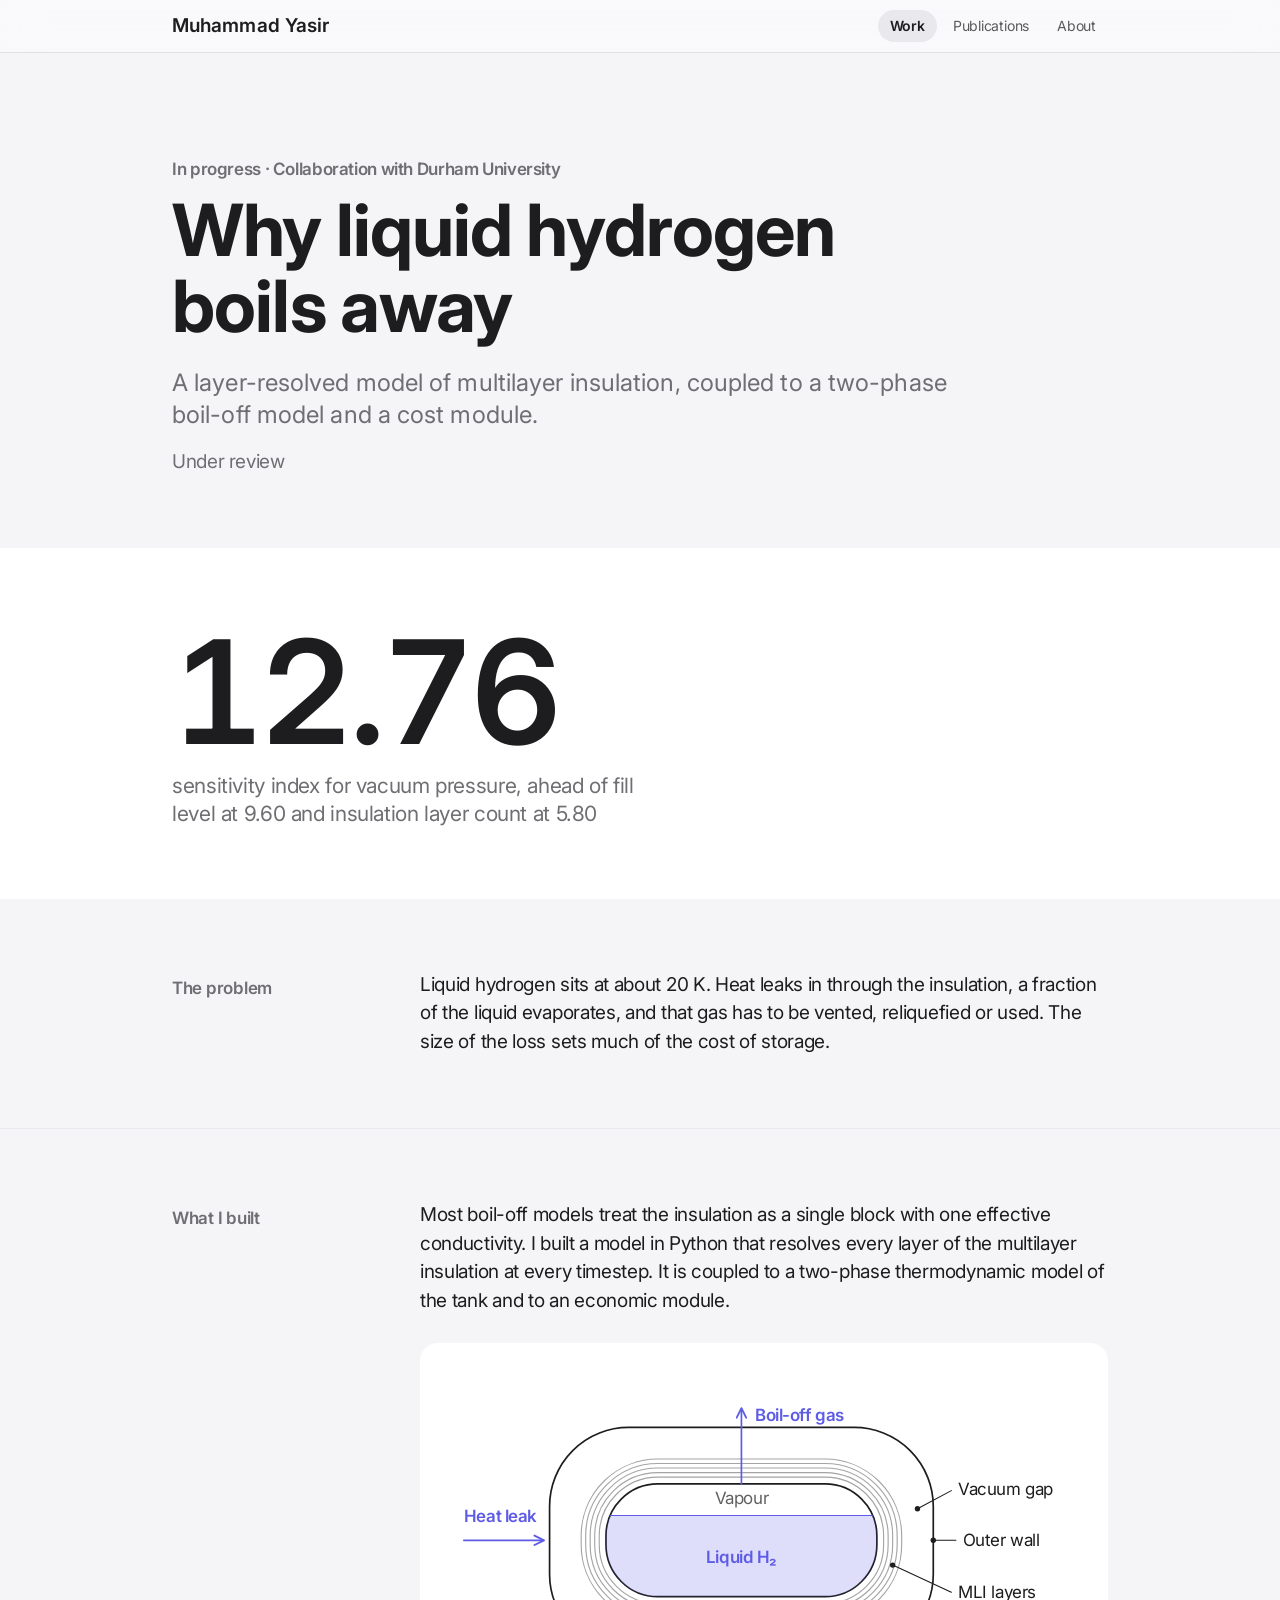
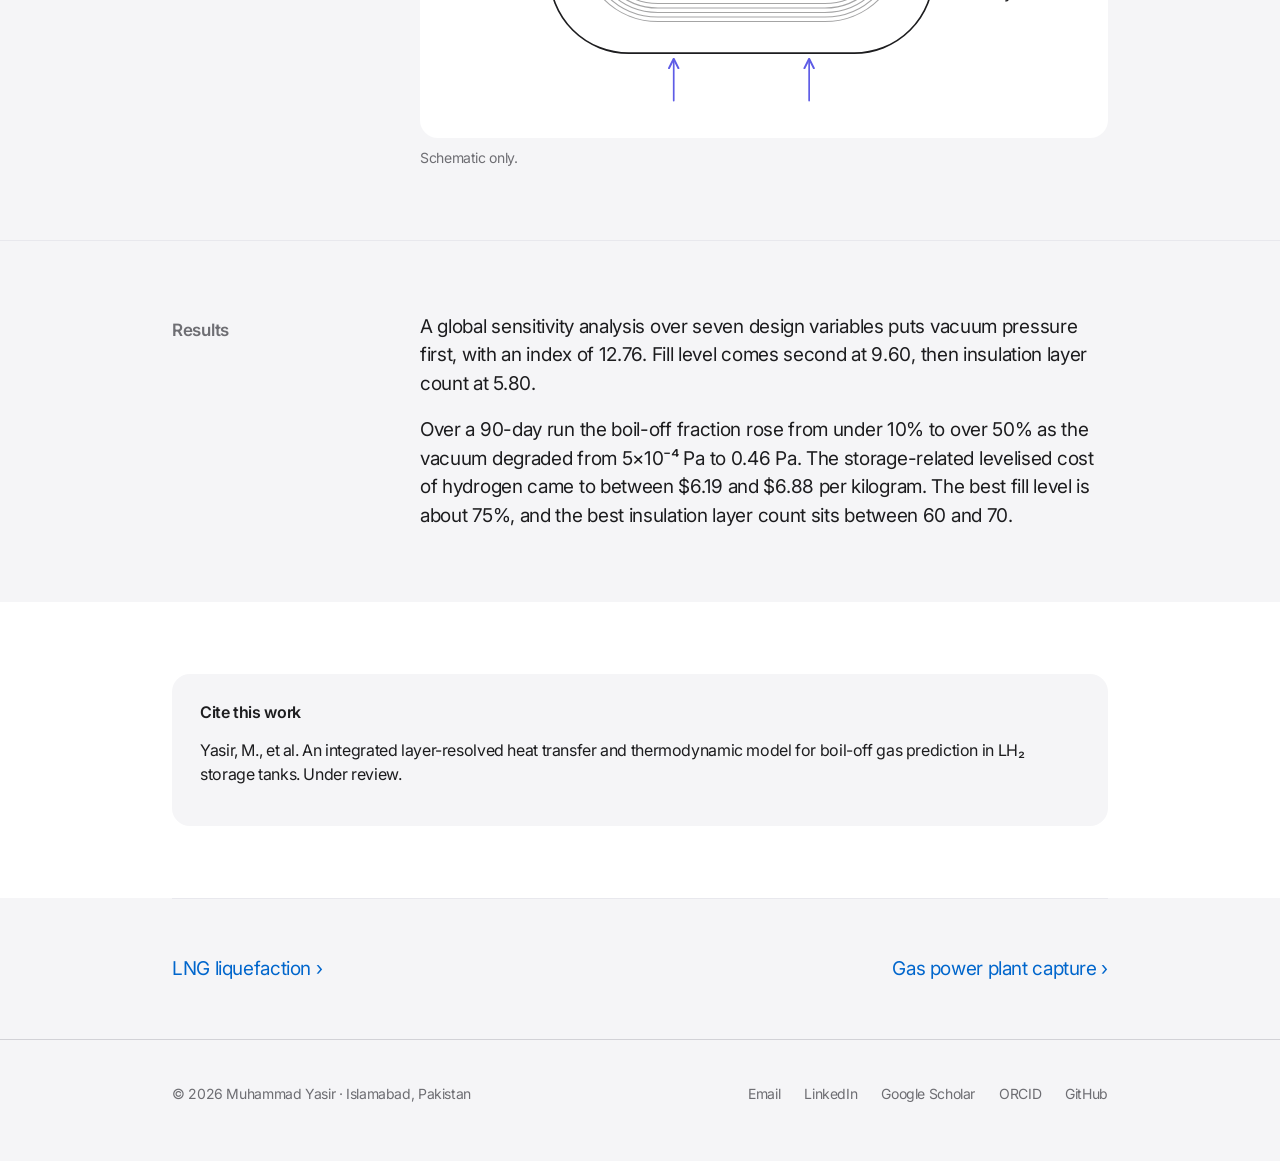
<file: work/lh2-boil-off/index.html>
<!doctype html>
<html lang="en">
<head>
<meta charset="utf-8">
<meta name="viewport" content="width=device-width,initial-scale=1,viewport-fit=cover">
<title>Liquid hydrogen boil-off modelling | Muhammad Yasir</title>
<meta name="description" content="A layer-resolved multilayer insulation model for liquid hydrogen tanks, coupled to a two-phase boil-off model and a cost module. Under review.">
<link rel="canonical" href="https://yasirshehzad10.github.io/work/lh2-boil-off/">
<link rel="icon" href="../../favicon.svg" type="image/svg+xml">
<meta property="og:type" content="website">
<meta property="og:title" content="Liquid hydrogen boil-off modelling | Muhammad Yasir">
<meta property="og:description" content="A layer-resolved multilayer insulation model for liquid hydrogen tanks, coupled to a two-phase boil-off model and a cost module. Under review.">
<meta property="og:url" content="https://yasirshehzad10.github.io/work/lh2-boil-off/">
<meta property="og:image" content="https://yasirshehzad10.github.io/assets/img/og/home.png">
<meta name="twitter:card" content="summary_large_image">
<link rel="preconnect" href="https://fonts.googleapis.com">
<link rel="preconnect" href="https://fonts.gstatic.com" crossorigin>
<link rel="stylesheet" href="https://fonts.googleapis.com/css2?family=Inter:opsz,wght@14..32,400..700&display=swap">
<link rel="stylesheet" href="../../assets/css/site.css">
</head>
<body>
<a class="skip" href="#main">Skip to content</a>
<header class="nav"><div class="nav-in">
  <a class="brand" href="../../">Muhammad Yasir</a>
  <nav aria-label="Main"><a href="../../#work" aria-current="page">Work</a><a href="../../publications/">Publications</a><a href="../../about/">About</a></nav>
</div></header>
<main id="main">
<section class="case-hero"><div class="wrap reveal">
<p class="eyebrow">In progress · Collaboration with Durham University</p>
<h1>Why liquid hydrogen boils away</h1>
<p class="lede">A layer-resolved model of multilayer insulation, coupled to a two-phase boil-off model and a cost module.</p><p style="margin-top:18px;color:var(--ink2);font-size:19px">Under review</p>
</div></section>
<section class="sec sec--alt sec--tight"><div class="wrap reveal"><div class="bignum"><b>12.76</b><span>sensitivity index for vacuum pressure, ahead of fill level at 9.60 and insulation layer count at 5.80</span></div></div></section>
<section class="prose-sec "><div class="wrap"><div class="prose-grid reveal"><h2>The problem</h2><div><div class="prose"><p>Liquid hydrogen sits at about 20 K. Heat leaks in through the insulation, a fraction of the liquid evaporates, and that gas has to be vented, reliquefied or used. The size of the loss sets much of the cost of storage.</p></div></div></div></div></section>
<section class="prose-sec "><div class="wrap"><div class="prose-grid reveal"><h2>What I built</h2><div><div class="prose"><p>Most boil-off models treat the insulation as a single block with one effective conductivity. I built a model in Python that resolves every layer of the multilayer insulation at every timestep. It is coupled to a two-phase thermodynamic model of the tank and to an economic module.</p></div><figure style="margin-top:28px"><div class="panel acc-indigo" style="padding:28px"><svg viewBox="0 0 560 300" role="img" aria-labelledby="lh-t" fill="none" stroke="currentColor" stroke-width="1.5" stroke-linecap="round" stroke-linejoin="round" font-family="inherit" style="max-width:640px;margin-inline:auto">
          <title id="lh-t">Cross-section of a liquid hydrogen tank: an outer wall, a vacuum gap, layers of multilayer insulation around an inner tank holding liquid hydrogen and vapour. Heat leaks in from outside and boil-off gas leaves at the top.</title>
          <defs>
            <clipPath id="lh-clip"><rect x="140" y="100" width="240" height="100" rx="46"/></clipPath>
            <marker id="lk" viewBox="0 0 10 10" refX="8" refY="5" markerWidth="7" markerHeight="7" orient="auto"><path d="M1 1L9 5L1 9" stroke="#5e5ce6" stroke-width="1.6"/></marker>
          </defs>
          <rect x="90" y="50" width="340" height="200" rx="70"/>
          <g stroke-width="1" opacity=".4">
            <rect x="134" y="94" width="252" height="112" rx="52"/>
            <rect x="130" y="90" width="260" height="120" rx="56"/>
            <rect x="126" y="86" width="268" height="128" rx="60"/>
            <rect x="122" y="82" width="276" height="136" rx="64"/>
            <rect x="118" y="78" width="284" height="144" rx="68"/>
          </g>
          <rect x="140" y="100" width="240" height="100" rx="46"/>
          <g clip-path="url(#lh-clip)"><rect x="140" y="128" width="240" height="72" fill="#5e5ce6" fill-opacity=".2" stroke="none"/></g>
          <path d="M140 128H380" stroke="#5e5ce6" stroke-width="1" clip-path="url(#lh-clip)"/>
          <path d="M260 100V34" stroke="#5e5ce6" marker-end="url(#lk)"/>
          <path d="M14 150H84" stroke="#5e5ce6" marker-end="url(#lk)"/>
          <path d="M200 292V256" stroke="#5e5ce6" marker-end="url(#lk)"/>
          <path d="M320 292V256" stroke="#5e5ce6" marker-end="url(#lk)"/>
          <g stroke-width="1"><path d="M430 150H450"/><path d="M416 122L446 106"/><path d="M394 172L446 196"/></g>
          <g fill="currentColor" stroke="none"><circle cx="430" cy="150" r="2.4"/><circle cx="416" cy="122" r="2.4"/><circle cx="394" cy="172" r="2.4"/></g>
          <g stroke="none" fill="currentColor" font-size="15">
            <text x="272" y="44" fill="#5e5ce6" font-weight="600">Boil-off gas</text>
            <text x="14" y="134" fill="#5e5ce6" font-weight="600">Heat leak</text>
            <text x="260" y="170" text-anchor="middle" fill="#5e5ce6" font-weight="600">Liquid H₂</text>
            <text x="260" y="118" text-anchor="middle" opacity=".7">Vapour</text>
            <text x="456" y="155">Outer wall</text>
            <text x="452" y="110">Vacuum gap</text>
            <text x="452" y="201">MLI layers</text>
          </g>
        </svg></div><figcaption>Schematic only.</figcaption></figure></div></div></div></section>
<section class="prose-sec "><div class="wrap"><div class="prose-grid reveal"><h2>Results</h2><div><div class="prose"><p>A global sensitivity analysis over seven design variables puts vacuum pressure first, with an index of 12.76. Fill level comes second at 9.60, then insulation layer count at 5.80.</p><p>Over a 90-day run the boil-off fraction rose from under 10% to over 50% as the vacuum degraded from 5×10⁻⁴ Pa to 0.46 Pa. The storage-related levelised cost of hydrogen came to between $6.19 and $6.88 per kilogram. The best fill level is about 75%, and the best insulation layer count sits between 60 and 70.</p></div></div></div></div></section>
<section class="sec sec--alt sec--tight"><div class="wrap reveal">
<div class="cite"><span class="flabel" style="font-weight:600">Cite this work</span><p>Yasir, M., et al. An integrated layer-resolved heat transfer and thermodynamic model for boil-off gas prediction in LH₂ storage tanks. Under review.</p><div class="row"></div></div>
</div></section>
<div class="wrap"><nav class="pager" aria-label="Case studies"><span><a class="chev-link" href="../lng-dual-mixed-refrigerant/">LNG liquefaction</a></span><span><a class="chev-link" href="../ccgt-egr/">Gas power plant capture</a></span></nav></div>
</main>
<footer class="foot"><div class="foot-in">
  <span>© 2026 Muhammad Yasir · Islamabad, Pakistan</span>
  <ul>
    <li><a href="#" data-u="yasirshehzad0" data-d="gmail.com">Email</a></li>
    <li><a href="https://www.linkedin.com/in/muhammadyasir-che" rel="noopener">LinkedIn</a></li>
    <li><a href="https://scholar.google.com/citations?user=EjWnAtcAAAAJ" rel="noopener">Google Scholar</a></li>
    <li><a href="https://orcid.org/0009-0003-7058-2050" rel="noopener">ORCID</a></li>
    <li><a href="https://github.com/yasirshehzad10" rel="noopener">GitHub</a></li>
  </ul>
</div></footer>
<script src="../../assets/js/site.js" defer></script>
</body>
</html>
</file>
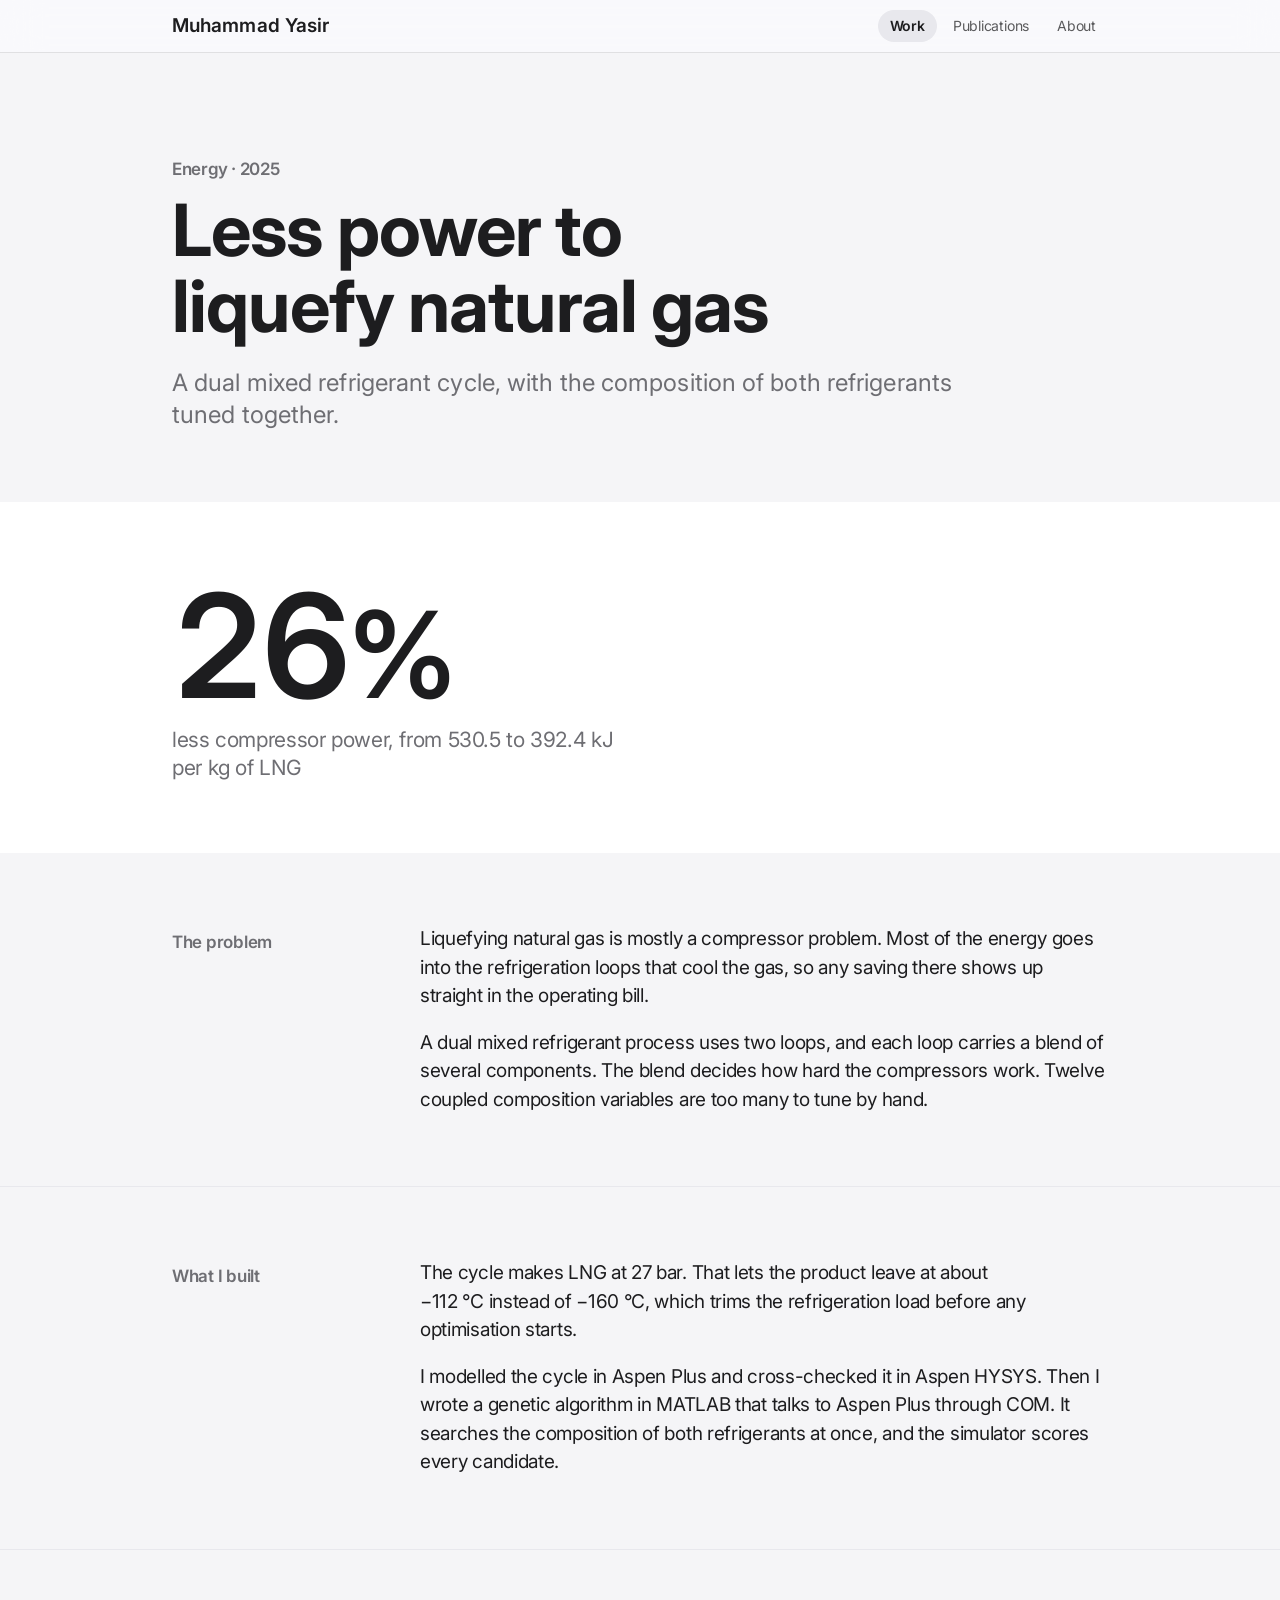
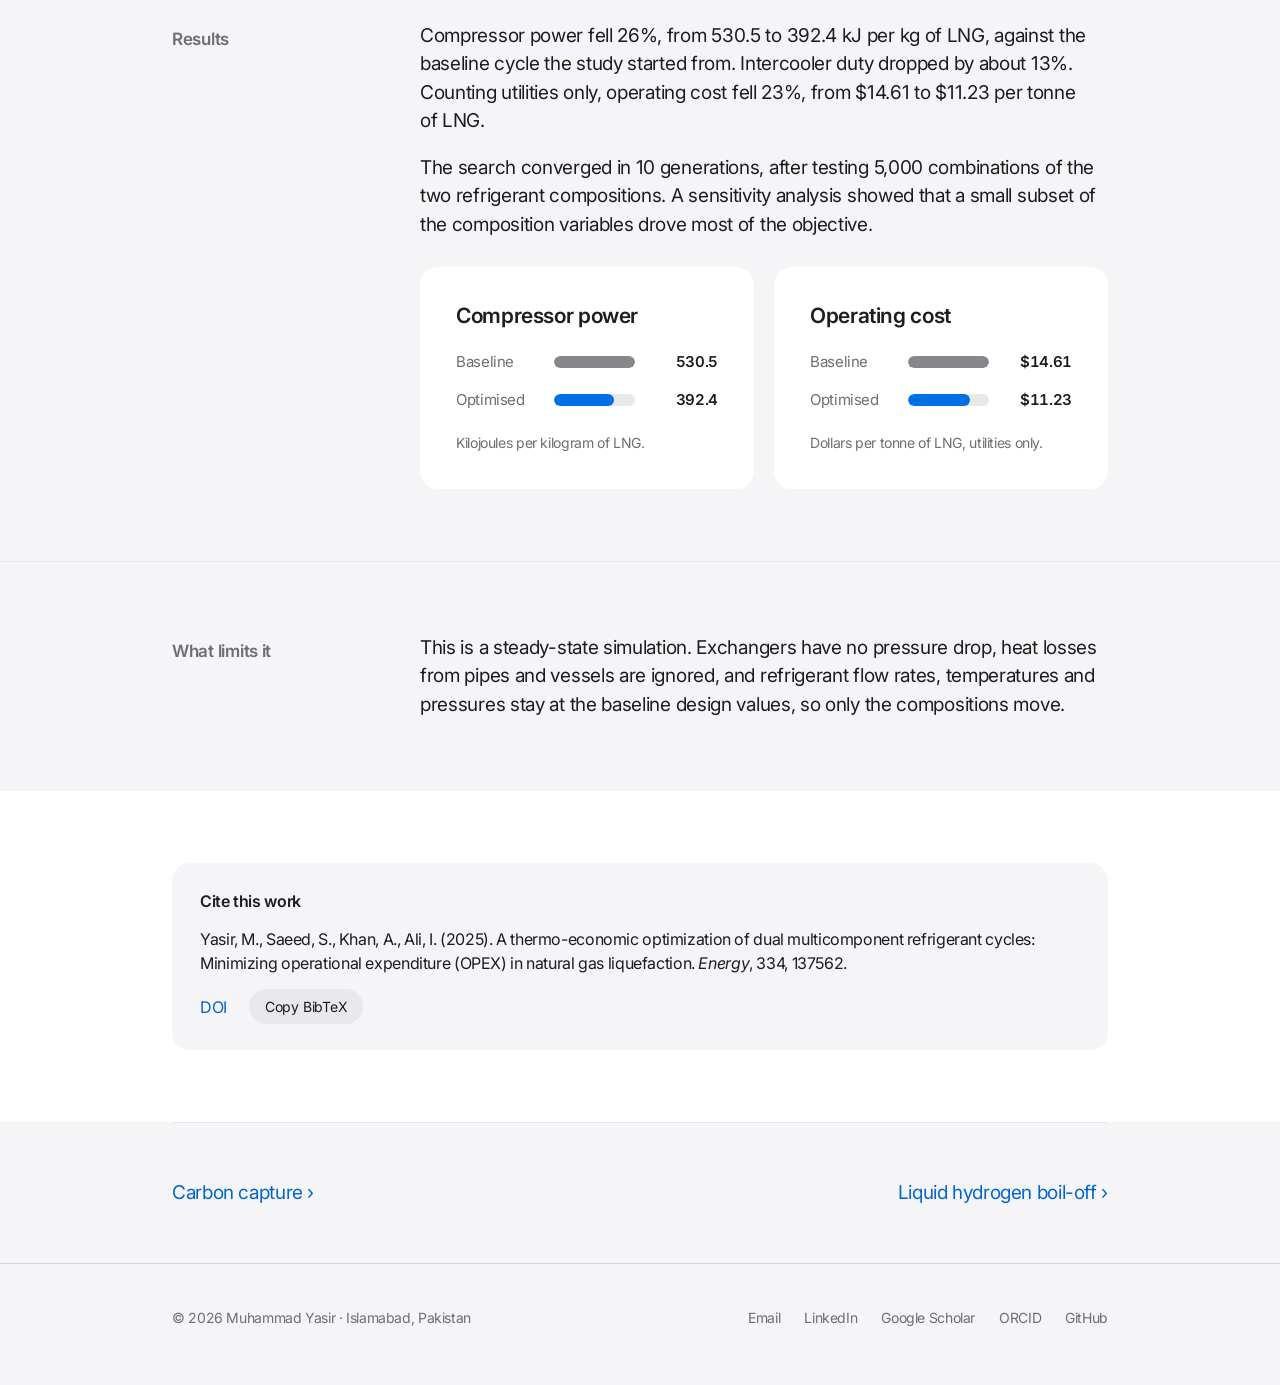
<file: work/lng-dual-mixed-refrigerant/index.html>
<!doctype html>
<html lang="en">
<head>
<meta charset="utf-8">
<meta name="viewport" content="width=device-width,initial-scale=1,viewport-fit=cover">
<title>LNG refrigeration cycle optimisation | Muhammad Yasir</title>
<meta name="description" content="A dual mixed refrigerant LNG cycle with both refrigerant compositions tuned together. Compressor power fell 26% and operating cost fell 23%.">
<link rel="canonical" href="https://yasirshehzad10.github.io/work/lng-dual-mixed-refrigerant/">
<link rel="icon" href="../../favicon.svg" type="image/svg+xml">
<meta property="og:type" content="website">
<meta property="og:title" content="LNG refrigeration cycle optimisation | Muhammad Yasir">
<meta property="og:description" content="A dual mixed refrigerant LNG cycle with both refrigerant compositions tuned together. Compressor power fell 26% and operating cost fell 23%.">
<meta property="og:url" content="https://yasirshehzad10.github.io/work/lng-dual-mixed-refrigerant/">
<meta property="og:image" content="https://yasirshehzad10.github.io/assets/img/og/home.png">
<meta name="twitter:card" content="summary_large_image">
<meta name="citation_title" content="A thermo-economic optimization of dual multicomponent refrigerant cycles: Minimizing operational expenditure (OPEX) in natural gas liquefaction">
<meta name="citation_author" content="Yasir, Muhammad">
<meta name="citation_author" content="Saeed, Saad">
<meta name="citation_author" content="Khan, Arslan">
<meta name="citation_author" content="Ali, Imtiaz">
<meta name="citation_journal_title" content="Energy">
<meta name="citation_publication_date" content="2025/07/13">
<meta name="citation_doi" content="10.1016/j.energy.2025.137562">
<meta name="citation_volume" content="334">
<meta name="citation_firstpage" content="137562">
<link rel="preconnect" href="https://fonts.googleapis.com">
<link rel="preconnect" href="https://fonts.gstatic.com" crossorigin>
<link rel="stylesheet" href="https://fonts.googleapis.com/css2?family=Inter:opsz,wght@14..32,400..700&display=swap">
<link rel="stylesheet" href="../../assets/css/site.css">
</head>
<body>
<a class="skip" href="#main">Skip to content</a>
<header class="nav"><div class="nav-in">
  <a class="brand" href="../../">Muhammad Yasir</a>
  <nav aria-label="Main"><a href="../../#work" aria-current="page">Work</a><a href="../../publications/">Publications</a><a href="../../about/">About</a></nav>
</div></header>
<main id="main">
<section class="case-hero"><div class="wrap reveal">
<p class="eyebrow">Energy · 2025</p>
<h1>Less power to liquefy natural gas</h1>
<p class="lede">A dual mixed refrigerant cycle, with the composition of both refrigerants tuned together.</p>
</div></section>
<section class="sec sec--alt sec--tight"><div class="wrap reveal"><div class="bignum"><b>26<small>%</small></b><span>less compressor power, from 530.5 to 392.4 kJ per kg of LNG</span></div></div></section>
<section class="prose-sec "><div class="wrap"><div class="prose-grid reveal"><h2>The problem</h2><div><div class="prose"><p>Liquefying natural gas is mostly a compressor problem. Most of the energy goes into the refrigeration loops that cool the gas, so any saving there shows up straight in the operating bill.</p><p>A dual mixed refrigerant process uses two loops, and each loop carries a blend of several components. The blend decides how hard the compressors work. Twelve coupled composition variables are too many to tune by hand.</p></div></div></div></div></section>
<section class="prose-sec "><div class="wrap"><div class="prose-grid reveal"><h2>What I built</h2><div><div class="prose"><p>The cycle makes LNG at 27 bar. That lets the product leave at about −112 °C instead of −160 °C, which trims the refrigeration load before any optimisation starts.</p><p>I modelled the cycle in Aspen Plus and cross-checked it in Aspen HYSYS. Then I wrote a genetic algorithm in MATLAB that talks to Aspen Plus through COM. It searches the composition of both refrigerants at once, and the simulator scores every candidate.</p></div></div></div></div></section>
<section class="prose-sec "><div class="wrap"><div class="prose-grid reveal"><h2>Results</h2><div><div class="prose"><p>Compressor power fell 26%, from 530.5 to 392.4 kJ per kg of LNG, against the baseline cycle the study started from. Intercooler duty dropped by about 13%. Counting utilities only, operating cost fell 23%, from $14.61 to $11.23 per tonne of LNG.</p><p>The search converged in 10 generations, after testing 5,000 combinations of the two refrigerant compositions. A sensitivity analysis showed that a small subset of the composition variables drove most of the objective.</p></div><div class="figure-grid" style="margin-top:28px"><div class="panel acc-blue"><h3>Compressor power</h3><div class="bars" role="img" aria-label="Compressor power fell from 530.5 to 392.4 kilojoules per kilogram of LNG"><div class="bar-row"><span class="bar-l">Baseline</span><span class="bar-t"><i style="--w:100%"></i></span><span class="bar-v">530.5</span></div><div class="bar-row acc"><span class="bar-l">Optimised</span><span class="bar-t"><i style="--w:74%"></i></span><span class="bar-v">392.4</span></div></div><p class="cap">Kilojoules per kilogram of LNG.</p></div><div class="panel acc-blue"><h3>Operating cost</h3><div class="bars" role="img" aria-label="Utility operating cost fell from 14.61 to 11.23 dollars per tonne of LNG"><div class="bar-row"><span class="bar-l">Baseline</span><span class="bar-t"><i style="--w:100%"></i></span><span class="bar-v">$14.61</span></div><div class="bar-row acc"><span class="bar-l">Optimised</span><span class="bar-t"><i style="--w:76.9%"></i></span><span class="bar-v">$11.23</span></div></div><p class="cap">Dollars per tonne of LNG, utilities only.</p></div></div></div></div></div></section>
<section class="prose-sec "><div class="wrap"><div class="prose-grid reveal"><h2>What limits it</h2><div><div class="prose"><p>This is a steady-state simulation. Exchangers have no pressure drop, heat losses from pipes and vessels are ignored, and refrigerant flow rates, temperatures and pressures stay at the baseline design values, so only the compositions move.</p></div></div></div></div></section>
<section class="sec sec--alt sec--tight"><div class="wrap reveal">
<div class="cite"><span class="flabel" style="font-weight:600">Cite this work</span><p>Yasir, M., Saeed, S., Khan, A., Ali, I. (2025). A thermo-economic optimization of dual multicomponent refrigerant cycles: Minimizing operational expenditure (OPEX) in natural gas liquefaction. <i>Energy</i>, 334, 137562.</p><div class="row"><a href="https://doi.org/10.1016/j.energy.2025.137562" rel="noopener">DOI</a><button type="button" class="btn" data-bibtex="bib-lng">Copy BibTeX</button></div><script type="text/plain" id="bib-lng">@article{yasir2025lng,
  author  = {Yasir, Muhammad and Saeed, Saad and Khan, Arslan and Ali, Imtiaz},
  title   = {A thermo-economic optimization of dual multicomponent refrigerant cycles: Minimizing operational expenditure (OPEX) in natural gas liquefaction},
  journal = {Energy},
  volume  = {334},
  pages   = {137562},
  year    = {2025},
  doi     = {10.1016/j.energy.2025.137562}
}</script></div>
</div></section>
<div class="wrap"><nav class="pager" aria-label="Case studies"><span><a class="chev-link" href="../rpb-carbon-capture/">Carbon capture</a></span><span><a class="chev-link" href="../lh2-boil-off/">Liquid hydrogen boil-off</a></span></nav></div>
</main>
<footer class="foot"><div class="foot-in">
  <span>© 2026 Muhammad Yasir · Islamabad, Pakistan</span>
  <ul>
    <li><a href="#" data-u="yasirshehzad0" data-d="gmail.com">Email</a></li>
    <li><a href="https://www.linkedin.com/in/muhammadyasir-che" rel="noopener">LinkedIn</a></li>
    <li><a href="https://scholar.google.com/citations?user=EjWnAtcAAAAJ" rel="noopener">Google Scholar</a></li>
    <li><a href="https://orcid.org/0009-0003-7058-2050" rel="noopener">ORCID</a></li>
    <li><a href="https://github.com/yasirshehzad10" rel="noopener">GitHub</a></li>
  </ul>
</div></footer>
<script src="../../assets/js/site.js" defer></script>
</body>
</html>
</file>
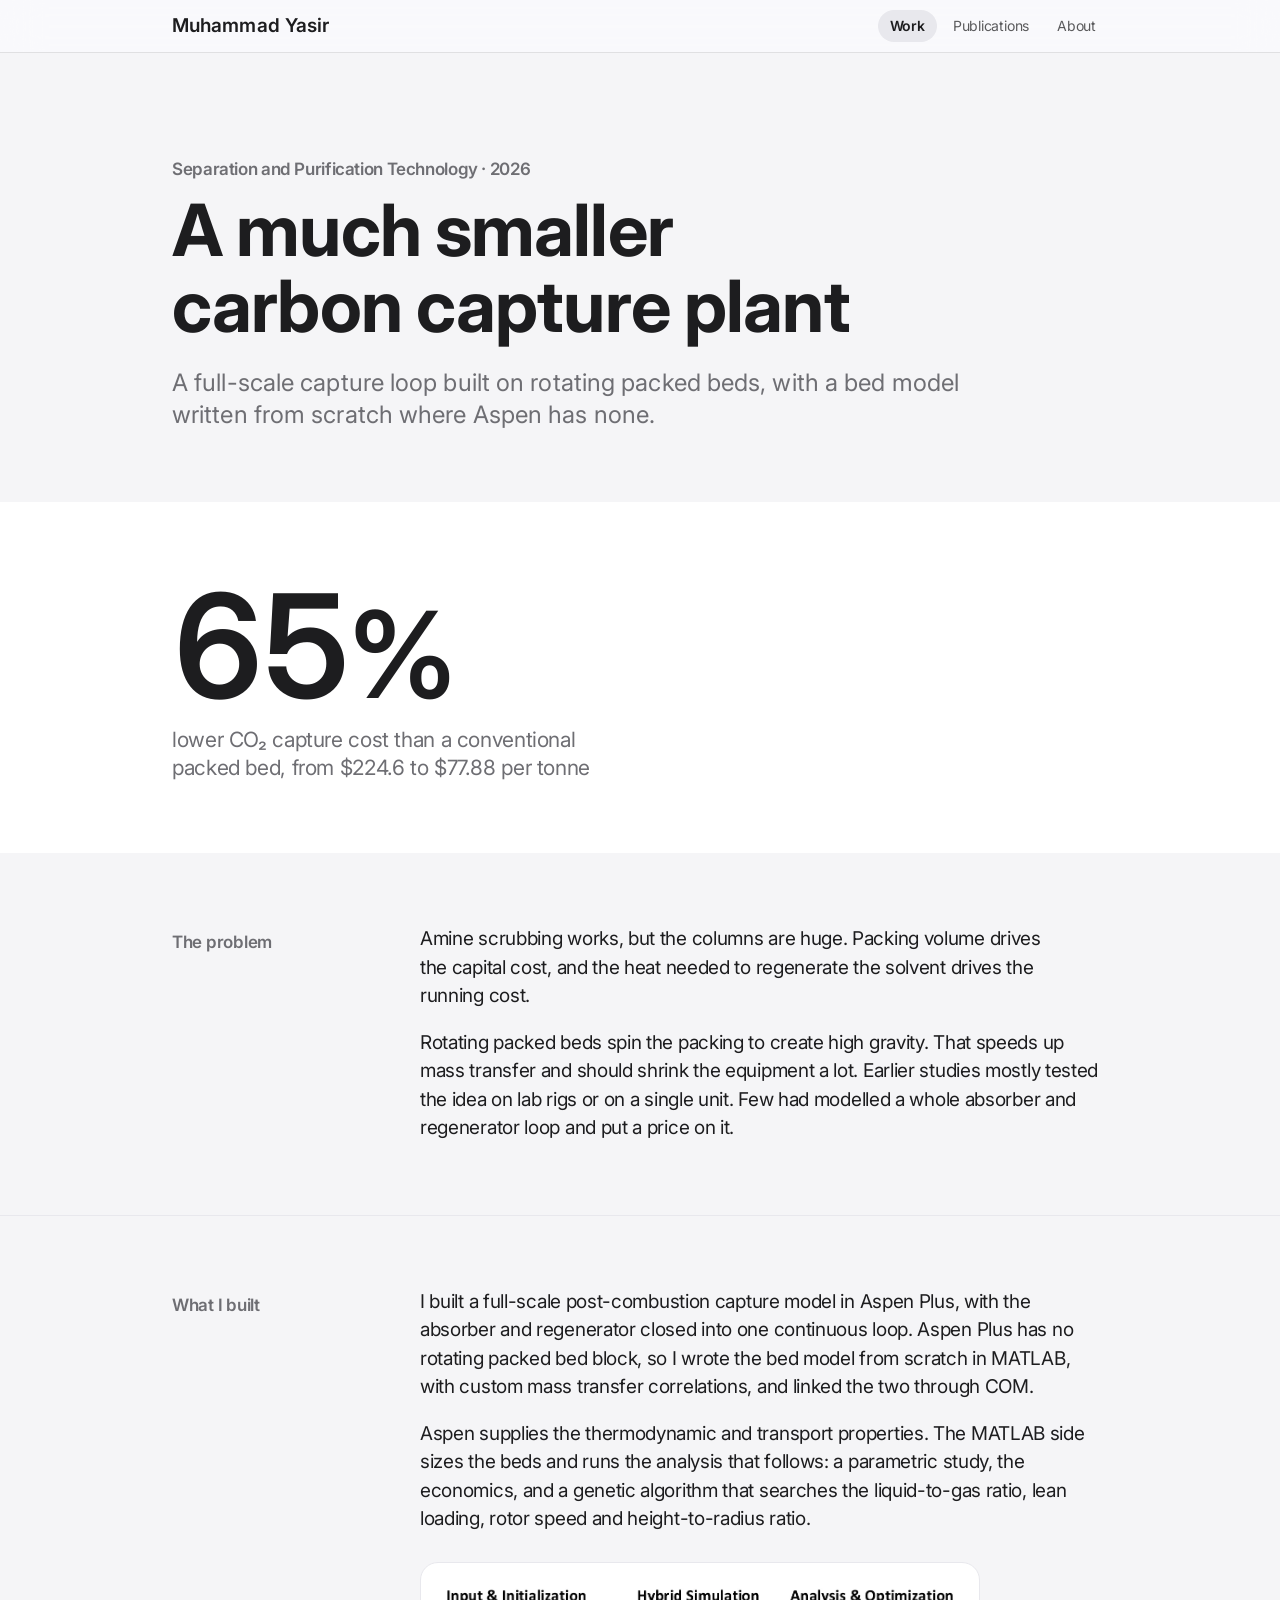
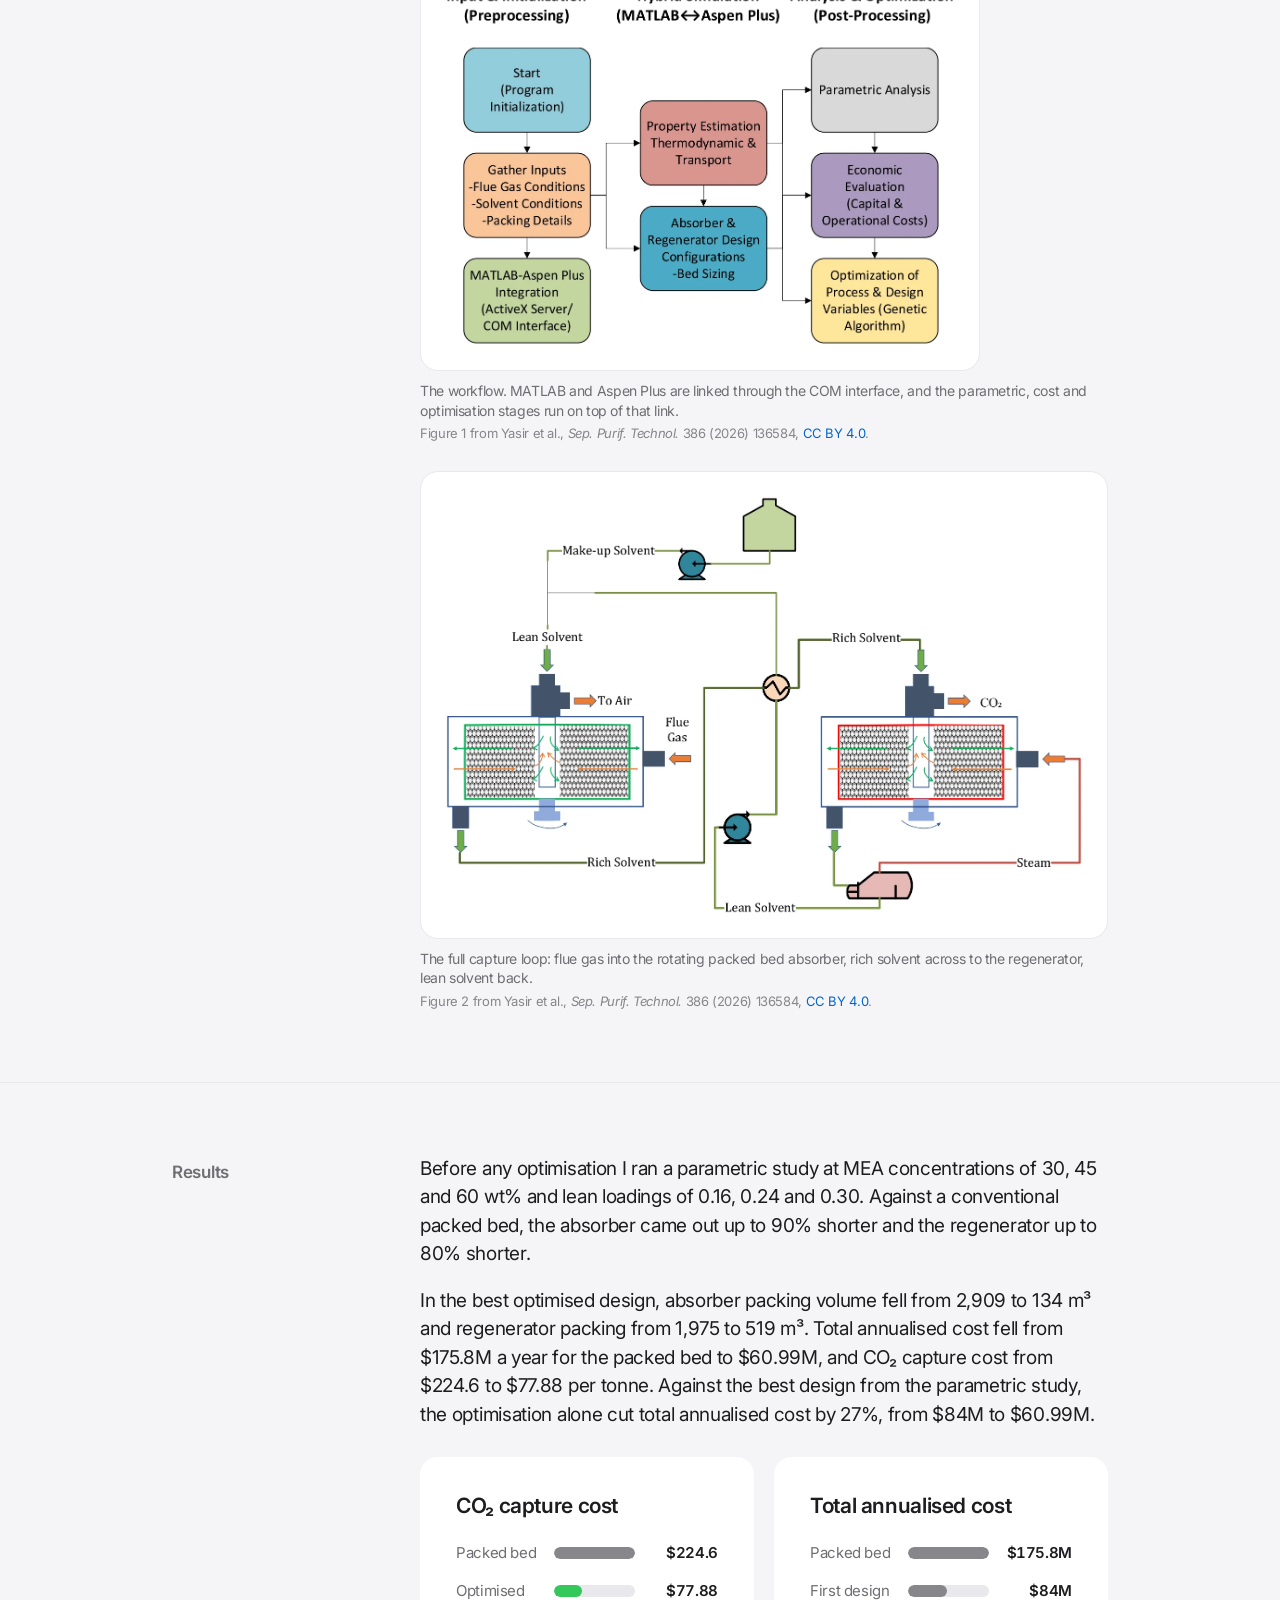
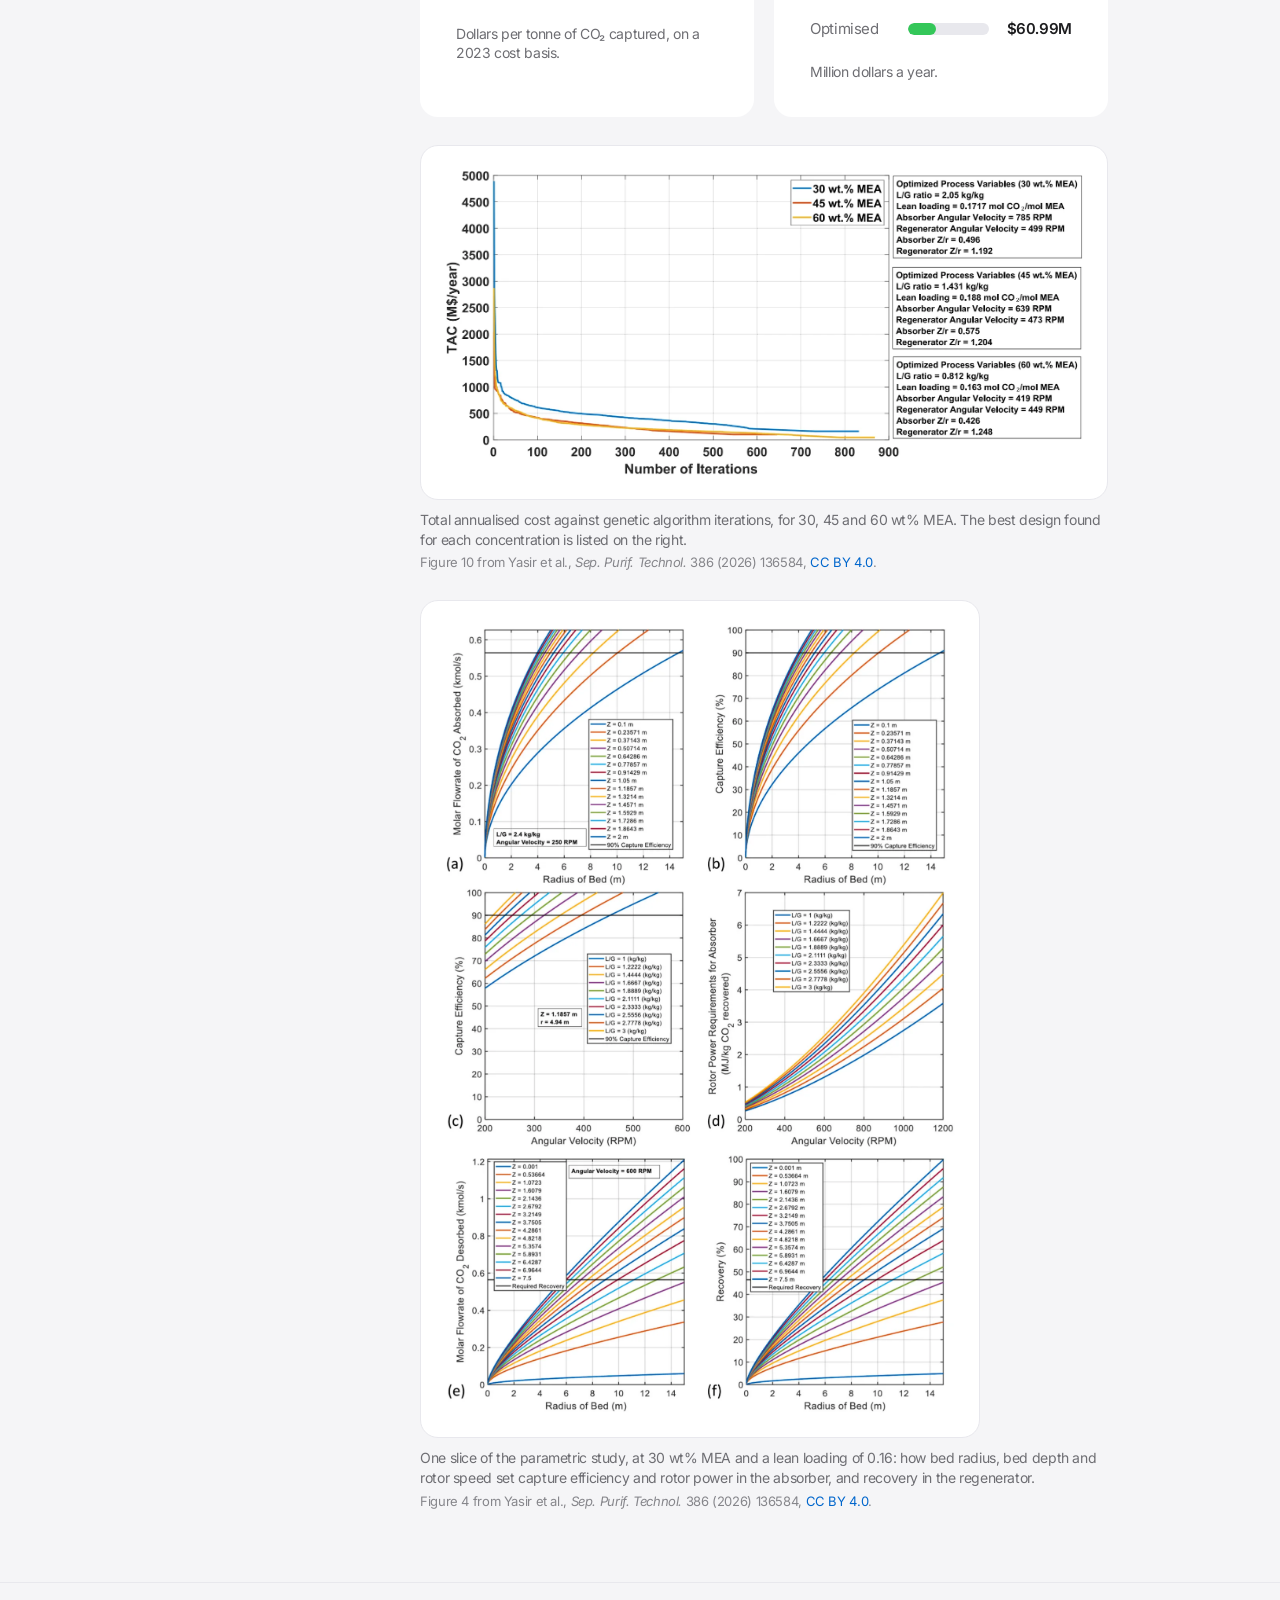
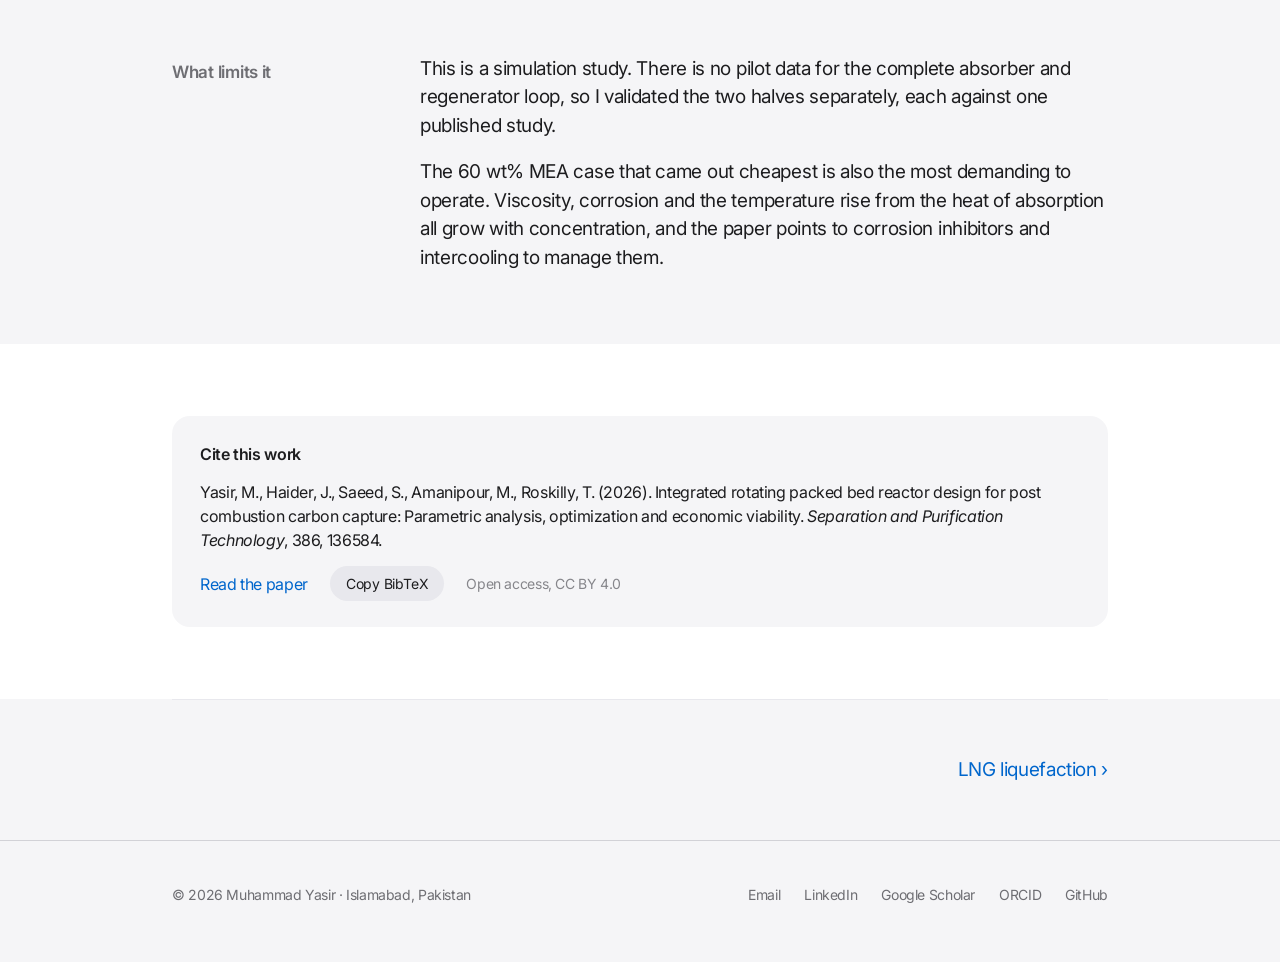
<file: work/rpb-carbon-capture/index.html>
<!doctype html>
<html lang="en">
<head>
<meta charset="utf-8">
<meta name="viewport" content="width=device-width,initial-scale=1,viewport-fit=cover">
<title>Carbon capture with rotating packed beds | Muhammad Yasir</title>
<meta name="description" content="A full-scale post-combustion capture loop built on rotating packed beds, with a custom bed model coupled to Aspen Plus. CO2 capture cost fell from $224.6 to $77.88 per tonne.">
<link rel="canonical" href="https://yasirshehzad10.github.io/work/rpb-carbon-capture/">
<link rel="icon" href="../../favicon.svg" type="image/svg+xml">
<meta property="og:type" content="website">
<meta property="og:title" content="Carbon capture with rotating packed beds | Muhammad Yasir">
<meta property="og:description" content="A full-scale post-combustion capture loop built on rotating packed beds, with a custom bed model coupled to Aspen Plus. CO2 capture cost fell from $224.6 to $77.88 per tonne.">
<meta property="og:url" content="https://yasirshehzad10.github.io/work/rpb-carbon-capture/">
<meta property="og:image" content="https://yasirshehzad10.github.io/assets/img/og/home.png">
<meta name="twitter:card" content="summary_large_image">
<meta name="citation_title" content="Integrated rotating packed bed reactor design for post combustion carbon capture: Parametric analysis, optimization and economic viability">
<meta name="citation_author" content="Yasir, Muhammad">
<meta name="citation_author" content="Haider, Junaid">
<meta name="citation_author" content="Saeed, Saad">
<meta name="citation_author" content="Amanipour, Mahdi">
<meta name="citation_author" content="Roskilly, Tony">
<meta name="citation_journal_title" content="Separation and Purification Technology">
<meta name="citation_publication_date" content="2026/01/01">
<meta name="citation_doi" content="10.1016/j.seppur.2025.136584">
<meta name="citation_volume" content="386">
<meta name="citation_firstpage" content="136584">
<link rel="preconnect" href="https://fonts.googleapis.com">
<link rel="preconnect" href="https://fonts.gstatic.com" crossorigin>
<link rel="stylesheet" href="https://fonts.googleapis.com/css2?family=Inter:opsz,wght@14..32,400..700&display=swap">
<link rel="stylesheet" href="../../assets/css/site.css">
</head>
<body>
<a class="skip" href="#main">Skip to content</a>
<header class="nav"><div class="nav-in">
  <a class="brand" href="../../">Muhammad Yasir</a>
  <nav aria-label="Main"><a href="../../#work" aria-current="page">Work</a><a href="../../publications/">Publications</a><a href="../../about/">About</a></nav>
</div></header>
<main id="main">
<section class="case-hero"><div class="wrap reveal">
<p class="eyebrow">Separation and Purification Technology · 2026</p>
<h1>A much smaller carbon capture plant</h1>
<p class="lede">A full-scale capture loop built on rotating packed beds, with a bed model written from scratch where Aspen has none.</p>
</div></section>
<section class="sec sec--alt sec--tight"><div class="wrap reveal"><div class="bignum"><b>65<small>%</small></b><span>lower CO₂ capture cost than a conventional packed bed, from $224.6 to $77.88 per tonne</span></div></div></section>
<section class="prose-sec "><div class="wrap"><div class="prose-grid reveal"><h2>The problem</h2><div><div class="prose"><p>Amine scrubbing works, but the columns are huge. Packing volume drives the capital cost, and the heat needed to regenerate the solvent drives the running cost.</p><p>Rotating packed beds spin the packing to create high gravity. That speeds up mass transfer and should shrink the equipment a lot. Earlier studies mostly tested the idea on lab rigs or on a single unit. Few had modelled a whole absorber and regenerator loop and put a price on it.</p></div></div></div></div></section>
<section class="prose-sec "><div class="wrap"><div class="prose-grid reveal"><h2>What I built</h2><div><div class="prose"><p>I built a full-scale post-combustion capture model in Aspen Plus, with the absorber and regenerator closed into one continuous loop. Aspen Plus has no rotating packed bed block, so I wrote the bed model from scratch in MATLAB, with custom mass transfer correlations, and linked the two through COM.</p><p>Aspen supplies the thermodynamic and transport properties. The MATLAB side sizes the beds and runs the analysis that follows: a parametric study, the economics, and a genetic algorithm that searches the liquid-to-gas ratio, lean loading, rotor speed and height-to-radius ratio.</p></div><figure class="paper-fig narrow"><div class="pf-img"><img src="../../assets/img/rpb/fig1.webp" width="1125" height="801" alt="Flowchart of the design workflow. Inputs are gathered, MATLAB and Aspen Plus are linked through the COM interface for property estimation and bed sizing, then parametric analysis, economic evaluation and optimisation follow." loading="lazy" decoding="async"></div><figcaption>The workflow. MATLAB and Aspen Plus are linked through the COM interface, and the parametric, cost and optimisation stages run on top of that link. <span class="credit">Figure 1 from Yasir et al., <i>Sep. Purif. Technol.</i> 386 (2026) 136584, <a href="https://creativecommons.org/licenses/by/4.0/" rel="noopener">CC BY 4.0</a>.</span></figcaption></figure><figure class="paper-fig "><div class="pf-img"><img src="../../assets/img/rpb/fig2.webp" width="1489" height="985" alt="Process flow diagram of the capture loop. Flue gas enters a rotating packed bed absorber, rich solvent passes through a heat exchanger to a rotating packed bed regenerator heated by steam, and lean solvent returns to the absorber. CO2 leaves the regenerator." loading="lazy" decoding="async"></div><figcaption>The full capture loop: flue gas into the rotating packed bed absorber, rich solvent across to the regenerator, lean solvent back. <span class="credit">Figure 2 from Yasir et al., <i>Sep. Purif. Technol.</i> 386 (2026) 136584, <a href="https://creativecommons.org/licenses/by/4.0/" rel="noopener">CC BY 4.0</a>.</span></figcaption></figure></div></div></div></section>
<section class="prose-sec "><div class="wrap"><div class="prose-grid reveal"><h2>Results</h2><div><div class="prose"><p>Before any optimisation I ran a parametric study at MEA concentrations of 30, 45 and 60 wt% and lean loadings of 0.16, 0.24 and 0.30. Against a conventional packed bed, the absorber came out up to 90% shorter and the regenerator up to 80% shorter.</p><p>In the best optimised design, absorber packing volume fell from 2,909 to 134 m³ and regenerator packing from 1,975 to 519 m³. Total annualised cost fell from $175.8M a year for the packed bed to $60.99M, and CO₂ capture cost from $224.6 to $77.88 per tonne. Against the best design from the parametric study, the optimisation alone cut total annualised cost by 27%, from $84M to $60.99M.</p></div><div class="figure-grid" style="margin-top:28px"><div class="panel acc-green"><h3>CO₂ capture cost</h3><div class="bars" role="img" aria-label="Capture cost fell from 224.6 dollars per tonne for a conventional packed bed to 77.88 for the optimised rotating packed bed"><div class="bar-row"><span class="bar-l">Packed bed</span><span class="bar-t"><i style="--w:100%"></i></span><span class="bar-v">$224.6</span></div><div class="bar-row acc"><span class="bar-l">Optimised</span><span class="bar-t"><i style="--w:34.7%"></i></span><span class="bar-v">$77.88</span></div></div><p class="cap">Dollars per tonne of CO₂ captured, on a 2023 cost basis.</p></div><div class="panel acc-green"><h3>Total annualised cost</h3><div class="bars" role="img" aria-label="Total annualised cost fell from 175.8 million dollars a year for a packed bed, to 84 for the best parametric design, to 60.99 for the optimised design"><div class="bar-row"><span class="bar-l">Packed bed</span><span class="bar-t"><i style="--w:100%"></i></span><span class="bar-v">$175.8M</span></div><div class="bar-row"><span class="bar-l">First design</span><span class="bar-t"><i style="--w:47.8%"></i></span><span class="bar-v">$84M</span></div><div class="bar-row acc"><span class="bar-l">Optimised</span><span class="bar-t"><i style="--w:34.7%"></i></span><span class="bar-v">$60.99M</span></div></div><p class="cap">Million dollars a year.</p></div></div><figure class="paper-fig "><div class="pf-img"><img src="../../assets/img/rpb/fig10.webp" width="1500" height="731" alt="Line chart of total annualised cost against genetic algorithm iterations for 30, 45 and 60 weight percent MEA. All three curves fall steeply and flatten out. Boxes on the right list the best design variables found for each concentration." loading="lazy" decoding="async"></div><figcaption>Total annualised cost against genetic algorithm iterations, for 30, 45 and 60 wt% MEA. The best design found for each concentration is listed on the right. <span class="credit">Figure 10 from Yasir et al., <i>Sep. Purif. Technol.</i> 386 (2026) 136584, <a href="https://creativecommons.org/licenses/by/4.0/" rel="noopener">CC BY 4.0</a>.</span></figcaption></figure><figure class="paper-fig tall"><div class="pf-img"><img src="../../assets/img/rpb/fig4.webp" width="1327" height="2036" alt="Six charts from the parametric study at 30 weight percent MEA and lean loading 0.16: absorber capture efficiency against bed radius and rotor speed, rotor power against speed, and regenerator recovery against bed radius." loading="lazy" decoding="async"></div><figcaption>One slice of the parametric study, at 30 wt% MEA and a lean loading of 0.16: how bed radius, bed depth and rotor speed set capture efficiency and rotor power in the absorber, and recovery in the regenerator. <span class="credit">Figure 4 from Yasir et al., <i>Sep. Purif. Technol.</i> 386 (2026) 136584, <a href="https://creativecommons.org/licenses/by/4.0/" rel="noopener">CC BY 4.0</a>.</span></figcaption></figure></div></div></div></section>
<section class="prose-sec "><div class="wrap"><div class="prose-grid reveal"><h2>What limits it</h2><div><div class="prose"><p>This is a simulation study. There is no pilot data for the complete absorber and regenerator loop, so I validated the two halves separately, each against one published study.</p><p>The 60 wt% MEA case that came out cheapest is also the most demanding to operate. Viscosity, corrosion and the temperature rise from the heat of absorption all grow with concentration, and the paper points to corrosion inhibitors and intercooling to manage them.</p></div></div></div></div></section>
<section class="sec sec--alt sec--tight"><div class="wrap reveal">
<div class="cite"><span class="flabel" style="font-weight:600">Cite this work</span><p>Yasir, M., Haider, J., Saeed, S., Amanipour, M., Roskilly, T. (2026). Integrated rotating packed bed reactor design for post combustion carbon capture: Parametric analysis, optimization and economic viability. <i>Separation and Purification Technology</i>, 386, 136584.</p><div class="row"><a href="https://doi.org/10.1016/j.seppur.2025.136584" rel="noopener">Read the paper</a><button type="button" class="btn" data-bibtex="bib-rpb">Copy BibTeX</button><span style="color:var(--ink3);font-size:14px">Open access, CC BY 4.0</span></div><script type="text/plain" id="bib-rpb">@article{yasir2026rpb,
  author  = {Yasir, Muhammad and Haider, Junaid and Saeed, Saad and Amanipour, Mahdi and Roskilly, Tony},
  title   = {Integrated rotating packed bed reactor design for post combustion carbon capture: Parametric analysis, optimization and economic viability},
  journal = {Separation and Purification Technology},
  volume  = {386},
  pages   = {136584},
  year    = {2026},
  doi     = {10.1016/j.seppur.2025.136584}
}</script></div>
</div></section>
<div class="wrap"><nav class="pager" aria-label="Case studies"><span></span><span><a class="chev-link" href="../lng-dual-mixed-refrigerant/">LNG liquefaction</a></span></nav></div>
</main>
<footer class="foot"><div class="foot-in">
  <span>© 2026 Muhammad Yasir · Islamabad, Pakistan</span>
  <ul>
    <li><a href="#" data-u="yasirshehzad0" data-d="gmail.com">Email</a></li>
    <li><a href="https://www.linkedin.com/in/muhammadyasir-che" rel="noopener">LinkedIn</a></li>
    <li><a href="https://scholar.google.com/citations?user=EjWnAtcAAAAJ" rel="noopener">Google Scholar</a></li>
    <li><a href="https://orcid.org/0009-0003-7058-2050" rel="noopener">ORCID</a></li>
    <li><a href="https://github.com/yasirshehzad10" rel="noopener">GitHub</a></li>
  </ul>
</div></footer>
<script src="../../assets/js/site.js" defer></script>
</body>
</html>
</file>
<file: assets/css/site.css>
/* Muhammad Yasir, portfolio. Tokens match the Command Deck. */
:root{
  color-scheme:light dark;
  --bg:#f5f5f7; --alt:#ffffff; --card:#ffffff; --card-on-alt:#f5f5f7;
  --ink:#1d1d1f; --ink2:#6e6e73; --ink3:#86868b;
  --hair:#d2d2d7; --hair2:#e8e8ed; --track:#e8e8ed;
  --blue:#0071e3; --link:#0066cc;
  --green:#34c759; --blue-c:#0071e3; --indigo:#5e5ce6; --orange:#ff9f0a;
  --black:#000; --on-black:#f5f5f7; --on-black2:#a1a1a6;
  --nav-bg:rgba(251,251,253,.82); --nav-line:rgba(0,0,0,.1);
  --font:-apple-system,BlinkMacSystemFont,"SF Pro Text","Inter","Helvetica Neue",Helvetica,Arial,sans-serif;
  --display:-apple-system,BlinkMacSystemFont,"SF Pro Display","Inter","Helvetica Neue",Helvetica,Arial,sans-serif;
  --r:18px; --max:980px;
}
@media (prefers-color-scheme:dark){
  :root{
    --bg:#0b0b0c; --alt:#161617; --card:#1d1d1f; --card-on-alt:#232326;
    --ink:#f5f5f7; --ink2:#a1a1a6; --ink3:#86868b;
    --hair:#424245; --hair2:#2c2c2e; --track:#2c2c2e;
    --link:#2997ff;
    --nav-bg:rgba(22,22,23,.8); --nav-line:rgba(255,255,255,.12);
  }
}
*{box-sizing:border-box}
html{-webkit-text-size-adjust:100%;scroll-padding-top:64px}
body{margin:0;background:var(--bg);color:var(--ink);font-family:var(--font);font-size:17px;line-height:1.47;letter-spacing:-.022em;-webkit-font-smoothing:antialiased;-moz-osx-font-smoothing:grayscale;font-optical-sizing:auto}
h1,h2,h3,p,figure,dl,dd,ul,ol{margin:0}
h1,h2,h3{text-wrap:balance}
p{text-wrap:pretty}
a{color:var(--link);text-decoration:none}
a:hover{text-decoration:underline}
img,svg{display:block;max-width:100%;height:auto}
:focus-visible{outline:2px solid var(--blue);outline-offset:3px;border-radius:8px}
.skip{position:absolute;left:12px;top:-60px;background:var(--ink);color:var(--bg);padding:8px 14px;border-radius:980px;z-index:30;transition:top .2s}
.skip:focus{top:8px;text-decoration:none}
.sr{position:absolute;width:1px;height:1px;overflow:hidden;clip:rect(0 0 0 0);white-space:nowrap}
.wrap{max-width:var(--max);margin:0 auto;padding-inline:22px}
.narrow{max-width:760px}

/* nav */
.nav{position:sticky;top:0;z-index:20;background:var(--nav-bg);-webkit-backdrop-filter:saturate(180%) blur(20px);backdrop-filter:saturate(180%) blur(20px);border-bottom:1px solid var(--nav-line)}
.nav-in{max-width:var(--max);margin:0 auto;padding-inline:22px;height:52px;display:flex;align-items:center;justify-content:space-between;gap:16px}
.brand{font-family:var(--display);font-size:19px;font-weight:600;letter-spacing:.005em;color:var(--ink);white-space:nowrap}
.brand:hover{text-decoration:none}
.nav nav{display:flex;gap:4px}
.nav nav a{font-size:14px;letter-spacing:-.016em;color:var(--ink);opacity:.72;padding:6px 12px;border-radius:980px;transition:opacity .2s,background-color .2s;white-space:nowrap}
.nav nav a:hover{opacity:1;text-decoration:none}
.nav nav a[aria-current="page"]{opacity:1;background:var(--track);font-weight:600}
@media (max-width:733px){
  .nav-in{padding-inline:14px;height:48px;gap:6px}
  .brand{font-size:15.5px}
  .nav nav{gap:0;margin-right:-4px}
  .nav nav a{padding:6px 6px;font-size:13px}
}

@media (max-width:360px){.brand{font-size:14px}.nav nav a{padding:6px 4px;font-size:12px}}

/* sections */
.sec{padding-block:120px;background:var(--bg)}
.sec--alt{background:var(--alt)}
.sec--dark{background:var(--black);color:var(--on-black)}
.sec--dark .lede,.sec--dark .sub{color:var(--on-black2)}
.sec--dark a{color:#2997ff}
.sec--tight{padding-block:72px}
@media (max-width:733px){.sec{padding-block:72px}.sec--tight{padding-block:48px}}
.center{text-align:center}
.center .lede,.center .sub{margin-inline:auto}

.eyebrow{font-size:17px;font-weight:600;color:var(--ink2);letter-spacing:-.022em}
.sec--dark .eyebrow{color:var(--on-black2)}
.hero{padding-block:136px 112px;text-align:center;background:var(--bg)}
.hero h1{font-family:var(--display);font-size:clamp(46px,8.4vw,88px);line-height:1.05;font-weight:700;letter-spacing:-.015em;margin-top:10px}
.hero .sub{font-size:clamp(19px,2.4vw,24px);line-height:1.3;color:var(--ink2);max-width:30em;margin:26px auto 0;letter-spacing:.004em}
.hero-links{display:flex;flex-wrap:wrap;gap:10px 32px;justify-content:center;margin-top:30px;font-size:21px}
@media (max-width:733px){.hero{padding-block:88px 72px}.hero-links{font-size:19px}}
h2.h{font-family:var(--display);font-size:clamp(32px,5.4vw,56px);line-height:1.08;font-weight:600;letter-spacing:-.008em;margin-top:8px}
.lede{font-size:clamp(19px,2.2vw,24px);line-height:1.33;color:var(--ink2);max-width:34em;margin-top:20px;letter-spacing:.004em}
.chev-link{white-space:nowrap}
.chev-link::after{content:" \203A"}

/* numbers */
.figs{display:grid;grid-template-columns:repeat(3,1fr);gap:48px}
.fig{display:grid;gap:10px;align-content:start}
.fig b{font-family:var(--display);font-size:clamp(64px,9.6vw,104px);line-height:1;font-weight:600;letter-spacing:-.03em;font-variant-numeric:tabular-nums}
.fig b small{font-size:.5em;letter-spacing:-.02em;margin-left:.04em}
.fig span{font-size:19px;line-height:1.3;color:var(--ink2);max-width:14em;letter-spacing:-.014em}
.fig a{font-size:17px}
@media (max-width:860px){.figs{grid-template-columns:1fr;gap:0}.fig{padding-block:32px;border-top:1px solid var(--hair2)}.fig:first-child{border-top:0;padding-top:0}.fig:last-child{padding-bottom:0}}

/* method diagram */
.method{margin-top:64px}
.method svg{width:100%;max-width:880px;margin-inline:auto}
.m-mob{display:none;max-width:360px!important}
@media (max-width:733px){.m-desk{display:none}.m-mob{display:block}}
.method-note{display:grid;grid-template-columns:1fr 1fr;gap:32px;max-width:880px;margin:56px auto 0;color:var(--on-black2);font-size:19px;line-height:1.4}
.method-note b{color:var(--on-black);font-weight:600}
@media (max-width:733px){.method-note{grid-template-columns:1fr;gap:20px;font-size:17px}}

/* panels */
.panels{display:grid;grid-template-columns:1fr 1fr;gap:20px;margin-top:64px}
.panel{background:var(--card);border-radius:var(--r);padding:36px;display:grid;gap:22px;align-content:start;min-width:0}
.sec--alt .panel{background:var(--card-on-alt)}
.panel h3{font-family:var(--display);font-size:21px;font-weight:600;line-height:1.25}
.panel .cap{font-size:14px;color:var(--ink2);line-height:1.4}
.panel svg{width:100%;height:auto;color:var(--ink)}
@media (max-width:860px){.panels{grid-template-columns:1fr}.panel{padding:26px 22px}}
.cta{display:flex;flex-wrap:wrap;gap:8px 28px;justify-content:center;margin-top:36px;font-size:19px}
.panel-foot{margin-top:0}

/* data bars */
.bars{display:grid;gap:16px}
.bar-row{display:grid;grid-template-columns:5.6em 1fr auto;gap:14px;align-items:center;font-size:15px}
.bar-l{color:var(--ink2)}
.bar-t{height:12px;border-radius:6px;background:var(--track);overflow:hidden}
.bar-t i{display:block;height:100%;width:var(--w);border-radius:6px;background:var(--ink3)}
.bar-row.acc .bar-t i{background:var(--accent,var(--blue-c))}
.bar-v{font-variant-numeric:tabular-nums;font-weight:600;min-width:4.6em;text-align:right}
.acc-green{--accent:var(--green)}.acc-blue{--accent:var(--blue-c)}.acc-indigo{--accent:var(--indigo)}.acc-orange{--accent:var(--orange)}
.bars-title{font-size:15px;font-weight:600;margin-bottom:-4px}
@media (max-width:460px){.bar-row{grid-template-columns:4.4em 1fr auto;gap:10px;font-size:14px}}

/* now */
.stats{display:grid;grid-template-columns:repeat(3,1fr);gap:0;border-top:1px solid var(--hair);margin-top:12px}
.stat{padding:22px 24px 0 0;display:grid;gap:4px;align-content:start}
.stat+.stat{padding-left:24px;border-left:1px solid var(--hair2)}
.stat b{font-family:var(--display);font-size:32px;line-height:1.05;font-weight:600;letter-spacing:-.02em;font-variant-numeric:tabular-nums}
.stat span{font-size:14px;color:var(--ink2);line-height:1.35}
@media (max-width:733px){.stats{grid-template-columns:1fr}.stat,.stat+.stat{padding:18px 0 0;border-left:0}.stat+.stat{border-top:1px solid var(--hair2);margin-top:18px}.stat b{font-size:34px}}
.status{display:inline-flex;align-items:center;gap:8px;font-size:15px;color:var(--ink2);background:var(--card);border-radius:980px;padding:6px 14px}
.sec--alt .status{background:var(--card-on-alt)}
.status i{width:8px;height:8px;border-radius:50%;background:var(--orange);display:inline-block}
.quiet{color:var(--ink3);font-size:15px;margin-top:22px}

/* case study pages */
.case-hero{padding-block:104px 72px;background:var(--bg)}
.case-hero h1{font-family:var(--display);font-size:clamp(40px,7vw,72px);line-height:1.06;font-weight:700;letter-spacing:-.012em;margin-top:10px}
.case-hero .lede{margin-top:22px}
.bignum{display:grid;gap:8px;margin-top:0}
.bignum b{font-family:var(--display);font-size:clamp(80px,14vw,144px);line-height:1;font-weight:600;letter-spacing:-.035em;font-variant-numeric:tabular-nums}
.bignum span{font-size:21px;color:var(--ink2);max-width:22em;line-height:1.3}
.prose-sec{padding-block:72px}
.prose-sec + .prose-sec{border-top:1px solid var(--hair2)}
.prose-grid{display:grid;grid-template-columns:200px minmax(0,1fr);gap:0 48px;align-items:start}
.prose-grid>h2{font-family:var(--display);font-size:17px;font-weight:600;color:var(--ink2);letter-spacing:-.016em;padding-top:5px}
.prose{max-width:38em;display:grid;gap:18px;font-size:19px;line-height:1.5;letter-spacing:-.016em}
@media (max-width:733px){.prose-sec{padding-block:48px}.prose-grid{grid-template-columns:1fr;gap:10px}.prose{font-size:18px}}
.ph{border:1.5px dashed var(--hair);border-radius:var(--r);padding:28px;color:var(--ink3);font-size:15px;display:grid;place-items:center;text-align:center;min-height:180px;line-height:1.4}
.figure-grid{display:grid;grid-template-columns:1fr 1fr;gap:20px;margin-top:8px}
.figure-grid.one{grid-template-columns:1fr}
@media (max-width:733px){.figure-grid{grid-template-columns:1fr}}
figcaption{font-size:14px;color:var(--ink2);margin-top:10px;line-height:1.4}
.paper-fig{margin:28px 0 0}
.pf-img{background:#fff;border:1px solid var(--hair2);border-radius:var(--r);padding:18px}
.pf-img img{width:100%;height:auto;margin-inline:auto}
.paper-fig.narrow .pf-img{max-width:560px}
.paper-fig.tall .pf-img{max-width:560px}
.paper-fig .credit{display:block;margin-top:4px;color:var(--ink3);font-size:13px}
@media (max-width:733px){.pf-img{padding:10px}}
.cite{background:var(--card);border-radius:var(--r);padding:26px 28px;display:grid;gap:14px;font-size:16px;line-height:1.5}
.sec--alt .cite{background:var(--card-on-alt)}
.cite .row{display:flex;flex-wrap:wrap;gap:10px 22px;align-items:center}
.pager{display:flex;justify-content:space-between;gap:16px;flex-wrap:wrap;font-size:19px;padding-block:56px;border-top:1px solid var(--hair2)}

/* buttons */
.btn{appearance:none;-webkit-appearance:none;border:0;border-radius:980px;background:var(--track);color:var(--ink);padding:7px 16px;min-height:34px;font:inherit;font-size:14px;letter-spacing:-.016em;cursor:pointer;white-space:nowrap;transition:background-color .2s}
.btn:hover{background:var(--hair)}
.btn.primary{background:var(--blue);color:#fff}

/* publications */
.pub-list{border-top:1px solid var(--hair);margin-top:48px}
.pub{display:grid;grid-template-columns:210px minmax(0,1fr);gap:8px 48px;padding-block:36px;border-bottom:1px solid var(--hair)}
.pub .k{color:var(--ink2);font-size:15px;line-height:1.4}
.pub .k b{display:block;color:var(--ink);font-weight:600;font-size:17px;margin-bottom:2px}
.pub h2{font-family:var(--display);font-size:24px;line-height:1.25;font-weight:600;letter-spacing:.004em}
.pub .au{color:var(--ink2);margin-top:8px;font-size:17px}
.pub .au b{color:var(--ink);font-weight:600}
.pub .ft{display:flex;flex-wrap:wrap;gap:8px 22px;align-items:center;margin-top:16px;font-size:16px}
.pub .tag{font-size:14px;color:var(--ink2);background:var(--card);border-radius:980px;padding:3px 12px;display:inline-block;margin-top:14px}
@media (max-width:733px){.pub{grid-template-columns:1fr;gap:10px;padding-block:28px}.pub h2{font-size:21px}}
.pubs-foot{margin-top:40px;font-size:19px}

/* about */
.about{display:grid;grid-template-columns:minmax(0,280px) minmax(0,1fr);gap:56px;align-items:start;margin-top:40px}
.about img{width:100%;aspect-ratio:1;object-fit:cover;border-radius:var(--r);background:var(--hair2)}
@media (max-width:733px){.about{grid-template-columns:1fr;gap:32px}.about img{max-width:280px}}
.specs{margin-top:56px;border-top:1px solid var(--hair)}
.spec{display:grid;grid-template-columns:210px minmax(0,1fr);gap:4px 48px;padding-block:20px;border-bottom:1px solid var(--hair2)}
.spec dt{color:var(--ink2);font-size:15px;padding-top:2px}
.spec dd{font-size:17px}
@media (max-width:733px){.spec{grid-template-columns:1fr;padding-block:16px}}

/* footer */
.foot{background:var(--bg);border-top:1px solid var(--hair);padding-block:44px 56px;font-size:14px;color:var(--ink2)}
.foot-in{max-width:var(--max);margin:0 auto;padding-inline:22px;display:flex;flex-wrap:wrap;gap:14px 40px;justify-content:space-between;align-items:baseline}
.foot ul{list-style:none;padding:0;margin:0;display:flex;flex-wrap:wrap;gap:8px 24px}
.foot a{color:var(--ink2)}
.foot a:hover{color:var(--ink)}
@media (max-width:733px){.foot-in{padding-inline:16px}}

/* motion: one gentle rise, only when JS is present */
.js .reveal{opacity:0;transform:translateY(16px);transition:opacity .6s ease-out,transform .6s ease-out}
.js .reveal.in{opacity:1;transform:none}
@media (prefers-reduced-motion:reduce){.js .reveal{opacity:1;transform:none;transition:none}*{scroll-behavior:auto!important}}
@media print{.nav,.foot,.skip{display:none}.sec{padding-block:24px}}
</file>
